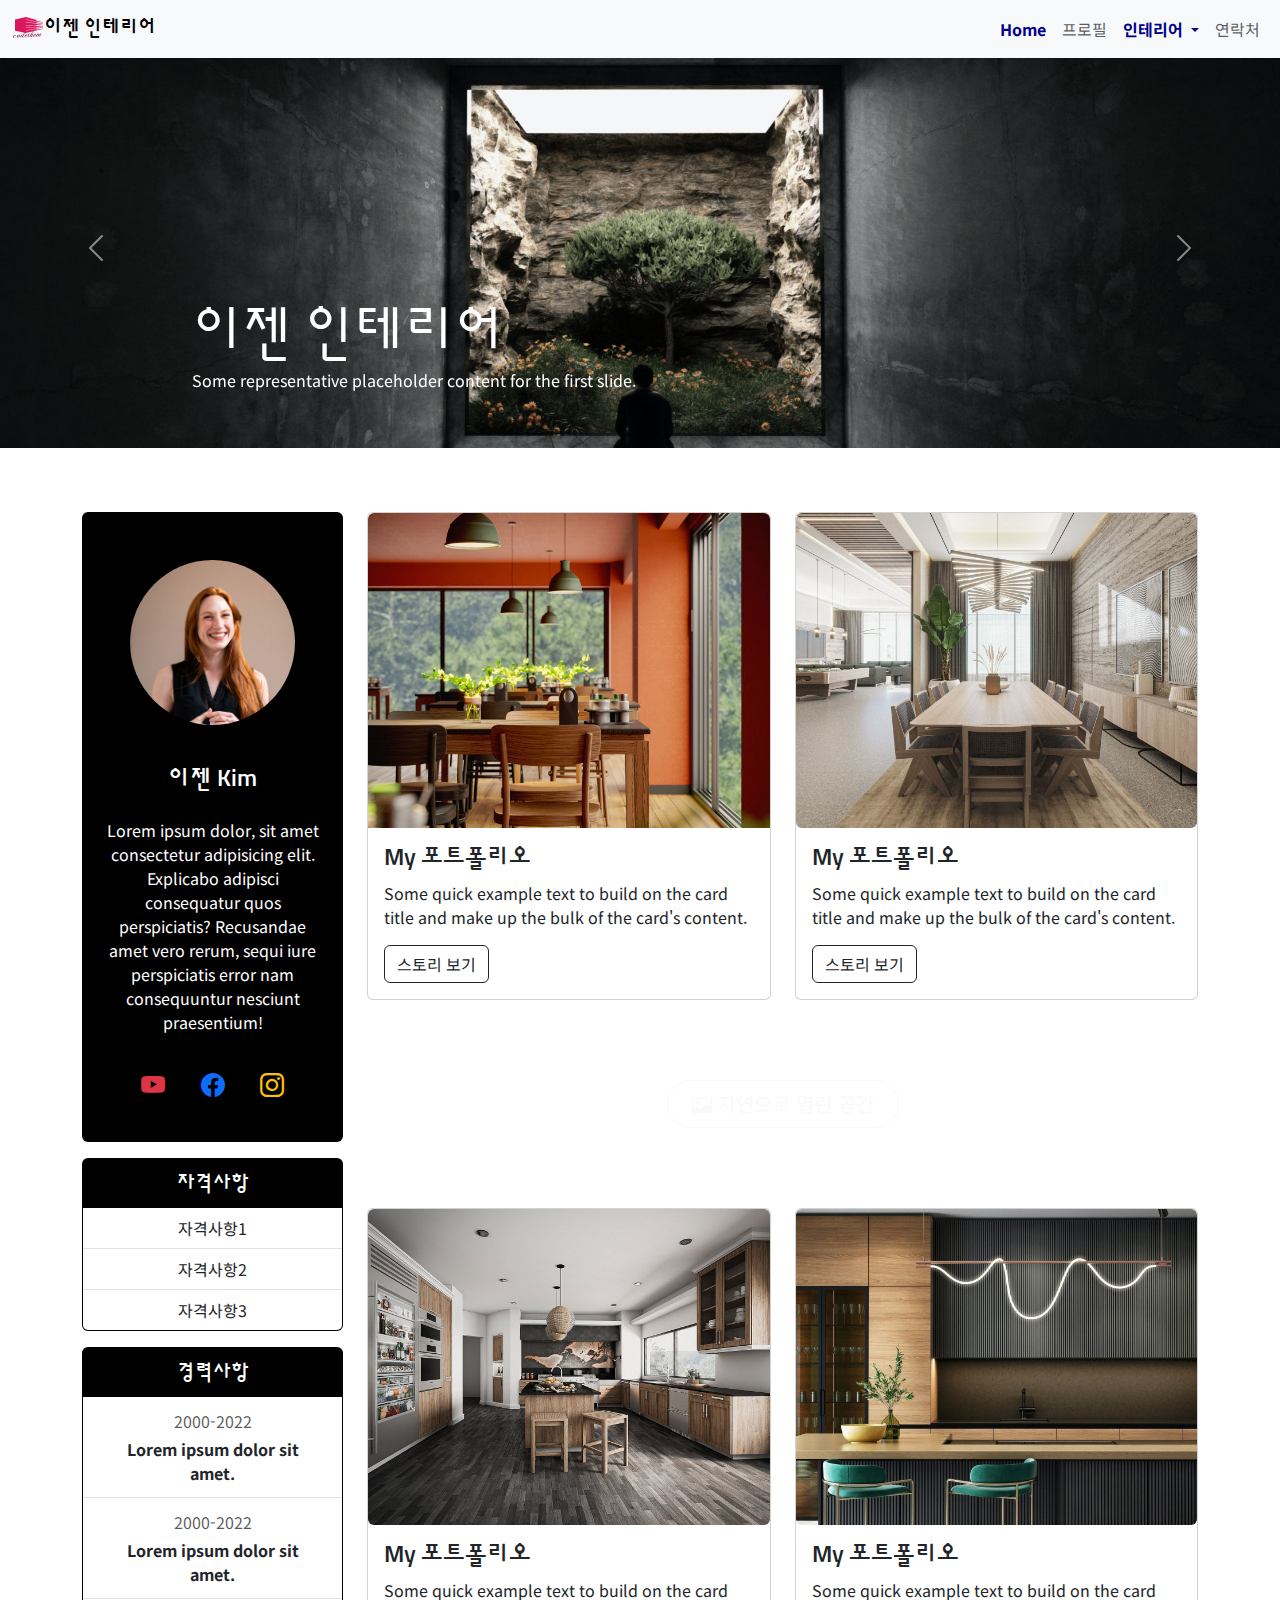
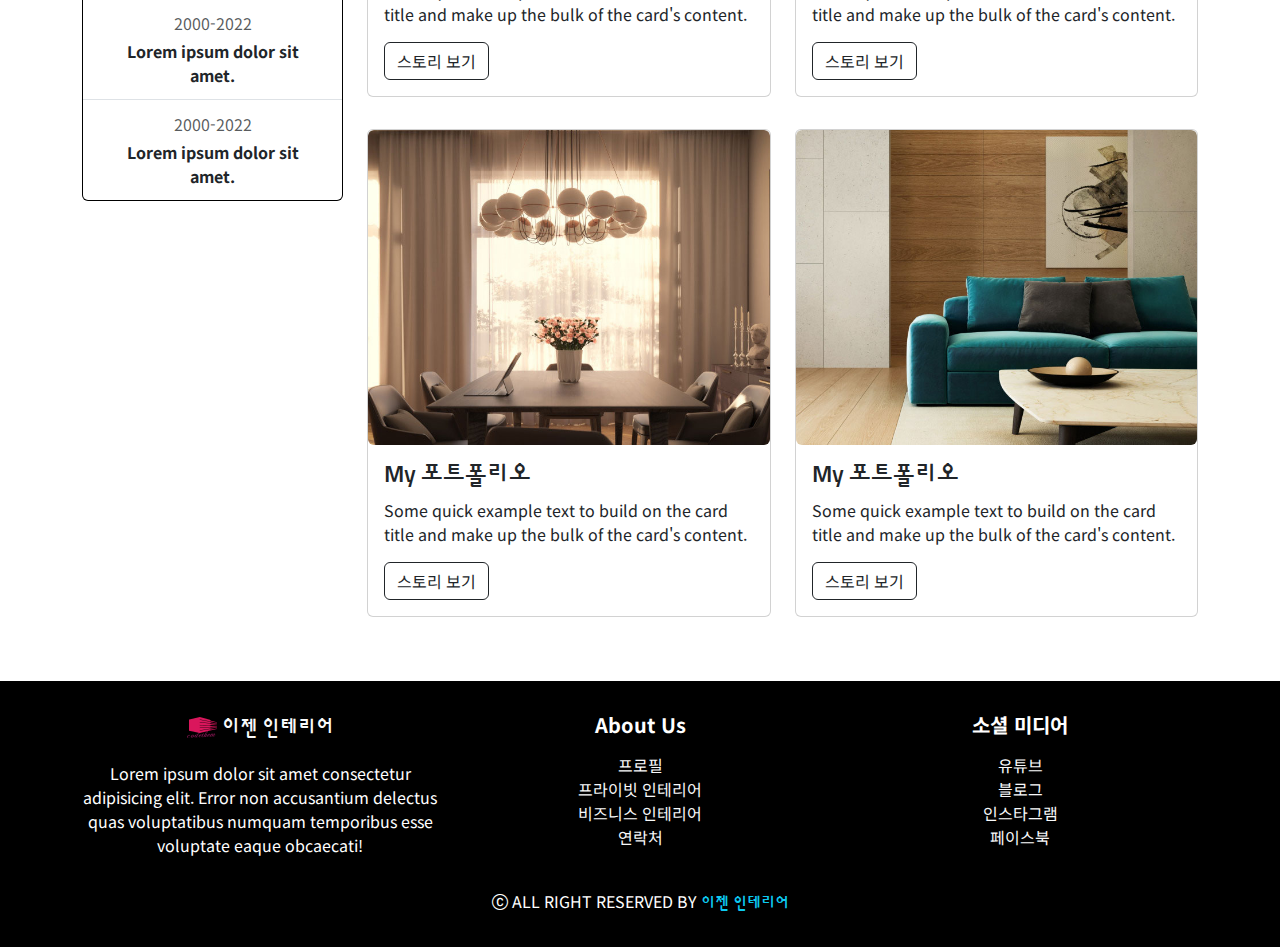
<file: index.html>
<!DOCTYPE html>
<html lang="ko">
  <head>
    <meta charset="UTF-8" />
    <meta name="viewport" content="width=device-width, initial-scale=1.0" />
    <title>이젠 인테리어</title>
    <link rel="stylesheet" href="./css/bootstrap.css" />
    <link
      rel="stylesheet"
      href="https://cdn.jsdelivr.net/npm/bootstrap-icons@1.11.3/font/bootstrap-icons.min.css"
    />
    <link rel="stylesheet" href="./css/style.css" />
  </head>
  <body data-bs-spy="scroll" data-bs-target="#nav-menu">
    <!-- 네비게이션 영역 시작 -->
    <nav class="navbar navbar-expand-md fixed-top bg-light">
      <div class="container-fluid">
        <a class="navbar-brand logo-font" href="index.html"
          ><img src="./images/logo.png" alt="로고" />이젠 인테리어</a
        >
        <button
          class="navbar-toggler"
          type="button"
          data-bs-toggle="collapse"
          data-bs-target="#menubar"
          aria-controls="menubar"
          aria-expanded="false"
          aria-label="Toggle navigation"
        >
          <span class="navbar-toggler-icon"></span>
        </button>
        <div class="collapse navbar-collapse" id="menubar">
          <ul class="navbar-nav ms-auto mb-2 mb-md-0">
            <li class="nav-item">
              <a class="nav-link active" aria-current="page" href="index.html"
                >Home</a
              >
            </li>
            <li class="nav-item">
              <a class="nav-link" href="profile.html">프로필</a>
            </li>
            <li class="nav-item dropdown">
              <a
                class="nav-link dropdown-toggle active"
                aria-current="page"
                href="#"
                role="button"
                data-bs-toggle="dropdown"
                aria-expanded="false"
              >
                인테리어
              </a>
              <ul class="dropdown-menu">
                <li>
                  <a class="dropdown-item" href="private-interior.html"
                    >개인공간</a
                  >
                </li>
                <li>
                  <a
                    class="dropdown-item active"
                    aria-current="page"
                    href="business-interior.html"
                    >비즈니스 공간</a
                  >
                </li>
              </ul>
            </li>
            <li class="nav-item">
              <a class="nav-link" href="contact.html">연락처</a>
            </li>
          </ul>
        </div>
      </div>
    </nav>
    <!-- 네비게이션 영역 끝 -->
    <!-- 헤더영역시작 -->
    <header>
      <div id="headerCarousel" class="mt-5 carousel slide carouser">
        <div class="carousel-inner">
          <div class="carousel-item active">
            <img src="./images/header1.jpg" class="d-block w-100" alt="헤더1" />
            <div class="carousel-caption text-md-start">
              <h1 class="display-4 d-block mb-0">이젠 인테리어</h1>
              <p class="d-none d-sm-block">
                Some representative placeholder content for the first slide.
              </p>
            </div>
          </div>
          <div class="carousel-item">
            <img src="./images/header2.jpg" class="d-block w-100" alt="헤더2" />
            <div class="carousel-caption">
              <h1 class="display-4 d-block mb-0">이젠 인테리어</h1>
              <p class="d-none d-sm-block">
                Some representative placeholder content for the first slide.
              </p>
            </div>
          </div>
          <div class="carousel-item">
            <img src="./images/header3.jpg" class="d-block w-100" alt="헤더3" />
            <div class="carousel-caption">
              <h1 class="display-4 d-block mb-0">이젠 인테리어</h1>
              <p class="d-none d-sm-block">
                Some representative placeholder content for the first slide.
              </p>
            </div>
          </div>
          <div class="carousel-item">
            <img src="./images/header4.jpg" class="d-block w-100" alt="헤더4" />
            <div class="carousel-caption">
              <h1 class="display-4 d-block mb-0">이젠 인테리어</h1>
              <p class="d-none d-sm-block">
                Some representative placeholder content for the first slide.
              </p>
            </div>
          </div>
          <div class="carousel-item">
            <img src="./images/header5.jpg" class="d-block w-100" alt="헤더5" />
            <div class="carousel-caption">
              <h1 class="display-4 d-block mb-0">이젠 인테리어</h1>
              <p class="d-none d-sm-block">
                Some representative placeholder content for the first slide.
              </p>
            </div>
          </div>
        </div>
        <button
          class="carousel-control-prev"
          type="button"
          data-bs-target="#headerCarousel"
          data-bs-slide="prev"
        >
          <span class="carousel-control-prev-icon" aria-hidden="true"></span>
          <span class="visually-hidden">Previous</span>
        </button>
        <button
          class="carousel-control-next"
          type="button"
          data-bs-target="#headerCarousel"
          data-bs-slide="next"
        >
          <span class="carousel-control-next-icon" aria-hidden="true"></span>
          <span class="visually-hidden">Next</span>
        </button>
      </div>
    </header>
    <!-- 헤더 영역 끝-->
    <!-- 메인 섹션 시작 -->
    <main class="container my-5">
      <div class="row">
        <!-- 프로필 바 섹션 -->
        <section class="col-md-5 col-lg-3">
          <div class="bg-black text-white text-center my-3 p-4 rounded">
            <img
              src="./images/main-profile.jpg"
              alt="프로필 사진"
              class="img-fluid rounded-circle p-4"
            />
            <h2 class="fs-4 py-3">이젠 Kim</h2>
            <p>
              Lorem ipsum dolor, sit amet consectetur adipisicing elit.
              Explicabo adipisci consequatur quos perspiciatis? Recusandae amet
              vero rerum, sequi iure perspiciatis error nam consequuntur
              nesciunt praesentium!
            </p>
            <div class="d-flex justify-content-evenly fs-4 py-3">
              <a
                href="https://youtube.com/shorts/x7OCXuoVasQ?si=nH2ptzZfIBeHtt59"
                target="_blank"
                class="link-danger"
                aria-label="유튜브"
                ><i class="bi bi-youtube"></i
              ></a>
              <a href="#" aria-label="페이스북"
                ><i class="bi bi-facebook"></i
              ></a>
              <a href="#" class="link-warning" aria-label="인스타그램"
                ><i class="bi bi-instagram"></i
              ></a>
            </div>
          </div>
          <div class="card bg-black text-white text-center">
            <div class="card-header">
              <h3 class="fs-5 m-1">자격사항</h3>
            </div>
            <ul class="list-group list-group-flush">
              <li class="list-group-item">자격사항1</li>
              <li class="list-group-item">자격사항2</li>
              <li class="list-group-item">자격사항3</li>
            </ul>
          </div>
          <div class="card mt-3 bg-black text-white text-center">
            <div class="card-header">
              <h3 class="fs-5 m-1">경력사항</h3>
            </div>
            <ul class="list-group list-group-flush">
              <li class="list-group-item">
                <p class="text-muted m-1">2000-2022</p>
                <p class="m-1 fw-bold">Lorem ipsum dolor sit amet.</p>
              </li>
              <li class="list-group-item">
                <p class="text-muted m-1">2000-2022</p>
                <p class="m-1 fw-bold">Lorem ipsum dolor sit amet.</p>
              </li>
              <li class="list-group-item">
                <p class="text-muted m-1">2000-2022</p>
                <p class="m-1 fw-bold">Lorem ipsum dolor sit amet.</p>
              </li>
              <li class="list-group-item">
                <p class="text-muted m-1">2000-2022</p>
                <p class="m-1 fw-bold">Lorem ipsum dolor sit amet.</p>
              </li>
            </ul>
          </div>
        </section>
        <!-- 프로필 바 섹션 끝 -->
        <!-- 포트폴리오 섹션 -->
        <section class="col-md-7 col-lg-9">
          <div class="row">
            <div class="col-lg-6 py-3">
              <div class="card">
                <div class="overflow-hidden rounded-top">
                  <img
                    src="./images/gallery1.jpg"
                    class="card-img-top"
                    alt="포트폴리오1"
                  />
                </div>
                <div class="card-body">
                  <h4 class="card-title">My 포트폴리오</h4>
                  <p class="card-text">
                    Some quick example text to build on the card title and make
                    up the bulk of the card's content.
                  </p>
                  <a href="#" class="btn btn-outline-dark">스토리 보기</a>
                </div>
              </div>
            </div>
            <div class="col-lg-6 py-3">
              <div class="card">
                <div class="overflow-hidden rounded">
                  <img
                    src="./images/gallery2.jpg"
                    class="card-img-top"
                    alt="포트폴리오2"
                  />
                </div>
                <div class="card-body">
                  <h4 class="card-title">My 포트폴리오</h4>
                  <p class="card-text">
                    Some quick example text to build on the card title and make
                    up the bulk of the card's content.
                  </p>
                  <a href="#" class="btn btn-outline-dark">스토리 보기</a>
                </div>
              </div>
            </div>
            <div class="col-12 py-3">
              <section class="py-5" id="banner">
                <div class="container text-center">
                  <div class="d-flex justify-content-evenly px-4 w-50 m-auto">
                    <button
                      href="#"
                      target="_blank"
                      class="btn btn-outline-light rounded-pill btn-lg px-4"
                      data-bs-toggle="modal"
                      data-bs-target="#portfolio-Modal"
                    >
                      <i class="bi bi-card-image"></i> 자연으로 열린 공간
                    </button>

                    <!-- modal -->
                    <div
                      class="modal fade"
                      id="portfolio-Modal"
                      tabindex="-1"
                      data-bs-backdrop="static"
                      data-bs-keyboard="false"
                      aria-labelledby="portfolioModalLabel"
                      aria-hidden="true"
                    >
                      <!-- data-bs-backdrop="static" => 배경을 클릭하면 모달이 닫히는 현상을 방지
                        data-bs-keyboard="false" => 키보드에서 esc누르면 모달이 닫히는 현상 방지 
                        모달 클래스에 넣어주면 된다 -->
                      <!-- tabindex="-1" => 포커스를 이동시키기 위한 속성, 버튼을 클릭하여 모달이 열리면 다음 요소로
                        포커스를 옮겨 주기 때문에 스크린리더가 모달을 읽을 수 있도록 한다 -->
                      <div class="modal-dialog">
                        <div class="modal-content">
                          <div class="modal-header">
                            <h1 class="modal title fs-5">자연으로 열린 공간</h1>
                            <button
                              type="button"
                              class="btn-close"
                              data-bs-dismiss="modal"
                              aria-label="close"
                            ></button>
                          </div>
                          <div class="modal-body">
                            <h3 class="fw-bold">Lorem ipsum dolor sit amet.</h3>
                            <p>
                              Lorem ipsum dolor sit amet consectetur adipisicing
                              elit. Minus, cumque numquam. Nihil quae, alias
                              eaque quis totam beatae sequi labore voluptatibus
                              animi expedita? Fugiat, alias!
                            </p>
                            <img
                              src="./images/modal-img.jpg"
                              alt="모달"
                              class="img-fluid"
                            />
                            <p>
                              Lorem ipsum dolor sit amet consectetur adipisicing
                              elit. Libero porro, ad delectus deleniti velit
                              molestias!
                            </p>
                            <div class="modal-footer">
                              <button
                                type="button"
                                class="btn btn-outline-dark"
                                data-bs-dismiss="modal"
                                aria-label="닫기"
                              >
                                닫기
                              </button>
                              <button
                                type="button"
                                href="#"
                                class="btn btn-outline-danger"
                              >
                                뉴스 기사 보기
                              </button>
                            </div>
                          </div>
                        </div>
                      </div>
                    </div>
                  </div>
                </div>
              </section>
            </div>

            <div class="col-lg-6 py-3">
              <div class="card">
                <div class="overflow-hidden rounded">
                  <img
                    src="./images/gallery3.jpg"
                    class="card-img-top"
                    alt="포트폴리오3"
                  />
                </div>
                <div class="card-body">
                  <h4 class="card-title">My 포트폴리오</h4>
                  <p class="card-text">
                    Some quick example text to build on the card title and make
                    up the bulk of the card's content.
                  </p>
                  <a href="#" class="btn btn-outline-dark">스토리 보기</a>
                </div>
              </div>
            </div>
            <div class="col-lg-6 py-3">
              <div class="card">
                <div class="overflow-hidden rounded">
                  <img
                    src="./images/gallery4.jpg"
                    class="card-img-top"
                    alt="포트폴리오4"
                  />
                </div>
                <div class="card-body">
                  <h4 class="card-title">My 포트폴리오</h4>
                  <p class="card-text">
                    Some quick example text to build on the card title and make
                    up the bulk of the card's content.
                  </p>
                  <a href="#" class="btn btn-outline-dark">스토리 보기</a>
                </div>
              </div>
            </div>
            <div class="col-lg-6 py-3">
              <div class="card">
                <div class="overflow-hidden rounded">
                  <img
                    src="./images/gallery5.jpg"
                    class="card-img-top"
                    alt="포트폴리오5"
                  />
                </div>
                <div class="card-body">
                  <h4 class="card-title">My 포트폴리오</h4>
                  <p class="card-text">
                    Some quick example text to build on the card title and make
                    up the bulk of the card's content.
                  </p>
                  <a href="#" class="btn btn-outline-dark">스토리 보기</a>
                </div>
              </div>
            </div>
            <div class="col-lg-6 py-3">
              <div class="card">
                <div class="overflow-hidden rounded">
                  <img
                    src="./images/gallery6.jpg"
                    class="card-img-top"
                    alt="포트폴리오6"
                  />
                </div>
                <div class="card-body">
                  <h4 class="card-title">My 포트폴리오</h4>
                  <p class="card-text">
                    Some quick example text to build on the card title and make
                    up the bulk of the card's content.
                  </p>
                  <a href="#" class="btn btn-outline-dark">스토리 보기</a>
                </div>
              </div>
            </div>
          </div>
        </section>
        <!-- 포트폴리오 섹션 끝 -->
      </div>
    </main>
    <!-- 메인 섹션 끝 -->
    <!-- 풋터 시작 -->
    <footer class="bg-black text-white text-center py-3">
      <div class="container">
        <div class="row">
          <div class="col-md-4">
            <a
              href="index.html"
              class="logo-font link-light text-decoration-none fs-5"
            >
              <img src="./images/logo.png" alt="로고" class="my-3" />
              이젠 인테리어
            </a>
            <p>
              Lorem ipsum dolor sit amet consectetur adipisicing elit. Error non
              accusantium delectus quas voluptatibus numquam temporibus esse
              voluptate eaque obcaecati!
            </p>
          </div>
          <div class="col-md-4">
            <h5 class="fw-bold my-3">About Us</h5>
            <ul class="list-unstyled">
              <li>
                <a href="profile.html" class="link-light text-decoration-none"
                  >프로필</a
                >
              </li>
              <li>
                <a
                  href="private-interior.html"
                  class="link-light text-decoration-none"
                  >프라이빗 인테리어</a
                >
              </li>
              <li>
                <a
                  href="business-interior.html"
                  class="link-light text-decoration-none"
                  >비즈니스 인테리어</a
                >
              </li>
              <li>
                <a href="contact.html" class="link-light text-decoration-none"
                  >연락처</a
                >
              </li>
            </ul>
          </div>
          <div class="col-md-4">
            <h5 class="fw-bold my-3">소셜 미디어</h5>
            <ul class="list-unstyled">
              <li>
                <a href="#" class="link-light text-decoration-none">유튜브</a>
              </li>
              <li>
                <a href="#" class="link-light text-decoration-none">블로그</a>
              </li>
              <li>
                <a href="#" class="link-light text-decoration-none"
                  >인스타그램</a
                >
              </li>
              <li>
                <a href="#" class="link-light text-decoration-none">페이스북</a>
              </li>
            </ul>
          </div>
          <p class="my-3">
            <i class="bi bi-c-circle"></i> ALL RIGHT RESERVED BY
            <span class="logo-font text-info">이젠 인테리어</span>
          </p>
        </div>
      </div>
    </footer>
    <!-- 풋터 끝 -->
    <script src="./js/bootstrap.bundle.js"></script>
  </body>
</html>
</file>
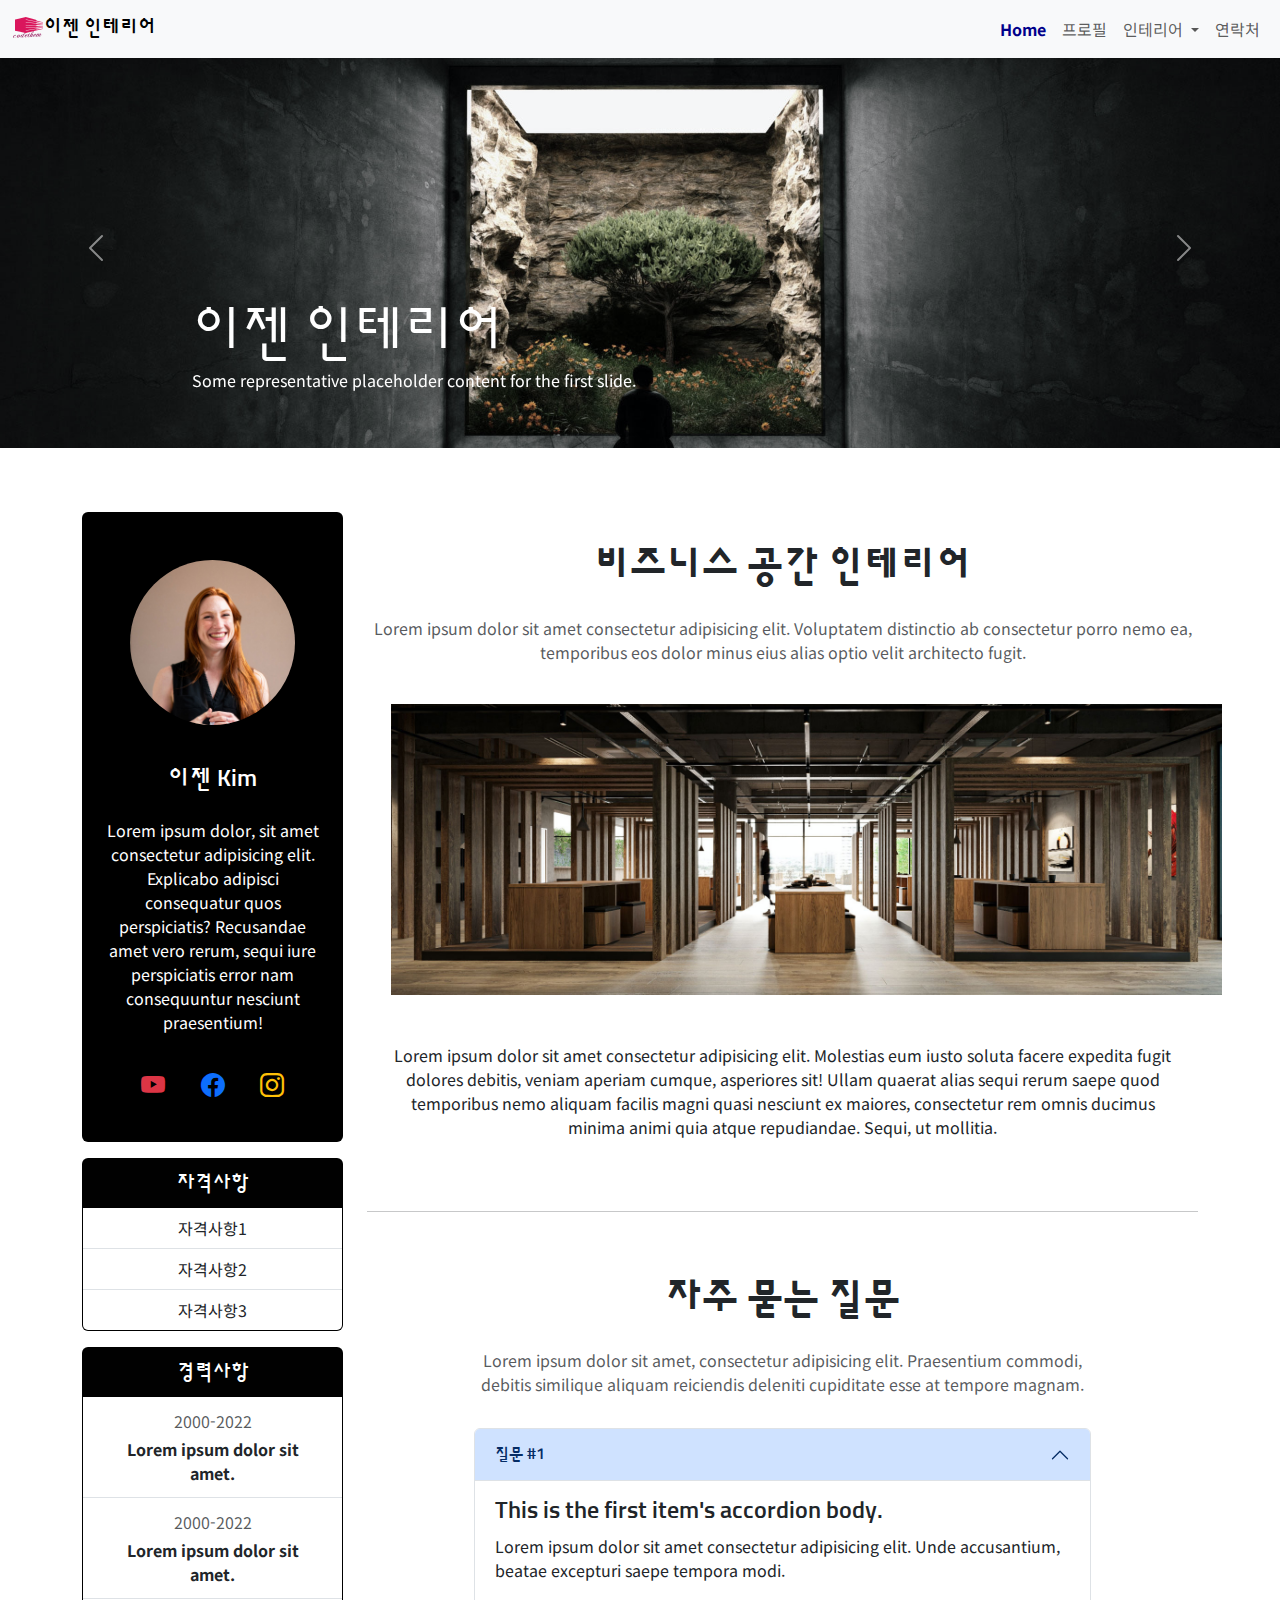
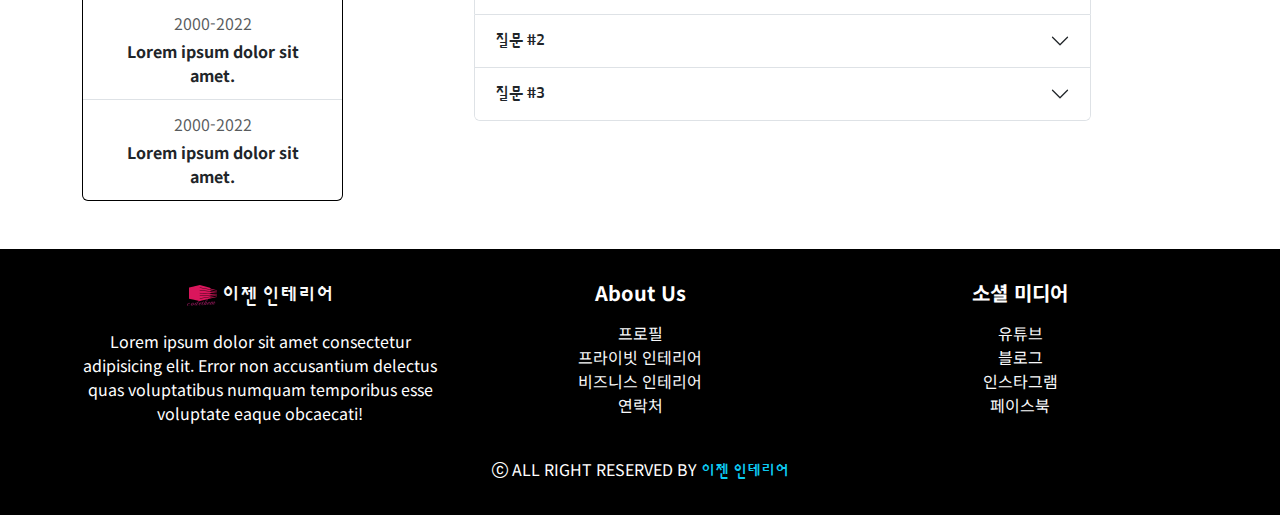
<file: business-interior.html>
<!DOCTYPE html>
<html lang="ko">
  <head>
    <meta charset="UTF-8" />
    <meta name="viewport" content="width=device-width, initial-scale=1.0" />
    <title>이젠 인테리어</title>
    <link rel="stylesheet" href="./css/bootstrap.css" />
    <link
      rel="stylesheet"
      href="https://cdn.jsdelivr.net/npm/bootstrap-icons@1.11.3/font/bootstrap-icons.min.css"
    />
    <link rel="stylesheet" href="./css/style.css" />
  </head>
  <body data-bs-spy="scroll" data-bs-target="#nav-menu">
    <!-- 네비게이션 영역 시작 -->
    <nav class="navbar navbar-expand-md fixed-top bg-light">
      <div class="container-fluid">
        <a class="navbar-brand logo-font" href="index.html"
          ><img src="./images/logo.png" alt="로고" />이젠 인테리어</a
        >
        <button
          class="navbar-toggler"
          type="button"
          data-bs-toggle="collapse"
          data-bs-target="#menubar"
          aria-controls="menubar"
          aria-expanded="false"
          aria-label="Toggle navigation"
        >
          <span class="navbar-toggler-icon"></span>
        </button>
        <div class="collapse navbar-collapse" id="menubar">
          <ul class="navbar-nav ms-auto mb-2 mb-md-0">
            <li class="nav-item">
              <a class="nav-link active" aria-current="page" href="index.html"
                >Home</a
              >
            </li>
            <li class="nav-item">
              <a class="nav-link" href="profile.html">프로필</a>
            </li>
            <li class="nav-item dropdown">
              <a
                class="nav-link dropdown-toggle"
                href="#"
                role="button"
                data-bs-toggle="dropdown"
                aria-expanded="false"
              >
                인테리어
              </a>
              <ul class="dropdown-menu">
                <li>
                  <a class="dropdown-item" href="private-interior.html"
                    >개인공간</a
                  >
                </li>
                <li>
                  <a
                    class="dropdown-item active"
                    aria-current="page"
                    href="business-interior.html"
                    >비즈니스 공간</a
                  >
                </li>
              </ul>
            </li>
            <li class="nav-item">
              <a class="nav-link" href="contact.html">연락처</a>
            </li>
          </ul>
        </div>
      </div>
    </nav>
    <!-- 네비게이션 영역 끝 -->
    <!-- 헤더영역시작 -->
    <header>
      <div id="headerCarousel" class="mt-5 carousel slide carouser">
        <div class="carousel-inner">
          <div class="carousel-item active">
            <img src="./images/header1.jpg" class="d-block w-100" alt="헤더1" />
            <div class="carousel-caption text-md-start">
              <h1 class="display-4 d-block mb-0">이젠 인테리어</h1>
              <p class="d-none d-sm-block">
                Some representative placeholder content for the first slide.
              </p>
            </div>
          </div>
          <div class="carousel-item">
            <img src="./images/header2.jpg" class="d-block w-100" alt="헤더2" />
            <div class="carousel-caption">
              <h1 class="display-4 d-block mb-0">이젠 인테리어</h1>
              <p class="d-none d-sm-block">
                Some representative placeholder content for the first slide.
              </p>
            </div>
          </div>
          <div class="carousel-item">
            <img src="./images/header3.jpg" class="d-block w-100" alt="헤더3" />
            <div class="carousel-caption">
              <h1 class="display-4 d-block mb-0">이젠 인테리어</h1>
              <p class="d-none d-sm-block">
                Some representative placeholder content for the first slide.
              </p>
            </div>
          </div>
          <div class="carousel-item">
            <img src="./images/header4.jpg" class="d-block w-100" alt="헤더4" />
            <div class="carousel-caption">
              <h1 class="display-4 d-block mb-0">이젠 인테리어</h1>
              <p class="d-none d-sm-block">
                Some representative placeholder content for the first slide.
              </p>
            </div>
          </div>
          <div class="carousel-item">
            <img src="./images/header5.jpg" class="d-block w-100" alt="헤더5" />
            <div class="carousel-caption">
              <h1 class="display-4 d-block mb-0">이젠 인테리어</h1>
              <p class="d-none d-sm-block">
                Some representative placeholder content for the first slide.
              </p>
            </div>
          </div>
        </div>
        <button
          class="carousel-control-prev"
          type="button"
          data-bs-target="#headerCarousel"
          data-bs-slide="prev"
        >
          <span class="carousel-control-prev-icon" aria-hidden="true"></span>
          <span class="visually-hidden">Previous</span>
        </button>
        <button
          class="carousel-control-next"
          type="button"
          data-bs-target="#headerCarousel"
          data-bs-slide="next"
        >
          <span class="carousel-control-next-icon" aria-hidden="true"></span>
          <span class="visually-hidden">Next</span>
        </button>
      </div>
    </header>
    <!-- 헤더 영역 끝-->
    <!-- 메인 섹션 시작 -->
    <main class="container my-5">
      <div class="row">
        <!-- 프로필 바 섹션 -->
        <section class="col-md-5 col-lg-3 order-2 order-md-1">
          <div class="bg-black text-white text-center my-3 p-4 rounded">
            <img
              src="./images/main-profile.jpg"
              alt="프로필 사진"
              class="img-fluid rounded-circle p-4"
            />
            <h2 class="fs-4 py-3">이젠 Kim</h2>
            <p>
              Lorem ipsum dolor, sit amet consectetur adipisicing elit.
              Explicabo adipisci consequatur quos perspiciatis? Recusandae amet
              vero rerum, sequi iure perspiciatis error nam consequuntur
              nesciunt praesentium!
            </p>
            <div class="d-flex justify-content-evenly fs-4 py-3">
              <a
                href="https://youtube.com/shorts/x7OCXuoVasQ?si=nH2ptzZfIBeHtt59"
                target="_blank"
                class="link-danger"
                aria-label="유튜브"
                ><i class="bi bi-youtube"></i
              ></a>
              <a href="#" aria-label="페이스북"
                ><i class="bi bi-facebook"></i
              ></a>
              <a href="#" class="link-warning" aria-label="인스타그램"
                ><i class="bi bi-instagram"></i
              ></a>
            </div>
          </div>
          <div class="card bg-black text-white text-center">
            <div class="card-header">
              <h3 class="fs-5 m-1">자격사항</h3>
            </div>
            <ul class="list-group list-group-flush">
              <li class="list-group-item">자격사항1</li>
              <li class="list-group-item">자격사항2</li>
              <li class="list-group-item">자격사항3</li>
            </ul>
          </div>
          <div class="card mt-3 bg-black text-white text-center">
            <div class="card-header">
              <h3 class="fs-5 m-1">경력사항</h3>
            </div>
            <ul class="list-group list-group-flush">
              <li class="list-group-item">
                <p class="text-muted m-1">2000-2022</p>
                <p class="m-1 fw-bold">Lorem ipsum dolor sit amet.</p>
              </li>
              <li class="list-group-item">
                <p class="text-muted m-1">2000-2022</p>
                <p class="m-1 fw-bold">Lorem ipsum dolor sit amet.</p>
              </li>
              <li class="list-group-item">
                <p class="text-muted m-1">2000-2022</p>
                <p class="m-1 fw-bold">Lorem ipsum dolor sit amet.</p>
              </li>
              <li class="list-group-item">
                <p class="text-muted m-1">2000-2022</p>
                <p class="m-1 fw-bold">Lorem ipsum dolor sit amet.</p>
              </li>
            </ul>
          </div>
        </section>
        <!-- 프로필 바 섹션 끝 -->
        <!-- 포트폴리오 섹션 -->
        <section class="col-md-7 col-lg-9 order-1 order-md-2">
          <div class="pt-5 pb-3 text-center">
            <h2 class="fs-1 fw-bold pb-3">비즈니스 공간 인테리어</h2>
            <p class="text-muted">
              Lorem ipsum dolor sit amet consectetur adipisicing elit.
              Voluptatem distinctio ab consectetur porro nemo ea, temporibus eos
              dolor minus eius alias optio velit architecto fugit.
            </p>
            <img
              src="./images/business.jpg"
              alt="비즈니스 인테리어"
              class="img-fluid m-4"
            />
            <p class="p-4">
              Lorem ipsum dolor sit amet consectetur adipisicing elit. Molestias
              eum iusto soluta facere expedita fugit dolores debitis, veniam
              aperiam cumque, asperiores sit! Ullam quaerat alias sequi rerum
              saepe quod temporibus nemo aliquam facilis magni quasi nesciunt ex
              maiores, consectetur rem omnis ducimus minima animi quia atque
              repudiandae. Sequi, ut mollitia.
            </p>
          </div>
          <hr />
          <section class="row">
            <div class="col-lg-9 mx-auto">
              <div class="text-center pt-5 pb-3">
                <h2 class="fs-1 fw-bold pb-3">자주 묻는 질문</h2>
                <p class="text-muted">
                  Lorem ipsum dolor sit amet, consectetur adipisicing elit.
                  Praesentium commodi, debitis similique aliquam reiciendis
                  deleniti cupiditate esse at tempore magnam.
                </p>
              </div>
              <!-- 아코디언 -->
              <div class="accordion" id="accordionExample">
                <div class="accordion-item">
                  <h2 class="accordion-header">
                    <button
                      class="accordion-button"
                      type="button"
                      data-bs-toggle="collapse"
                      data-bs-target="#collapseOne"
                      aria-expanded="true"
                      aria-controls="collapseOne"
                    >
                      질문 #1
                    </button>
                  </h2>
                  <div
                    id="collapseOne"
                    class="accordion-collapse collapse show"
                    data-bs-parent="#accordionExample"
                  >
                    <div class="accordion-body">
                      <h4>This is the first item's accordion body.</h4>
                      <p>
                        Lorem ipsum dolor sit amet consectetur adipisicing elit.
                        Unde accusantium, beatae excepturi saepe tempora modi.
                      </p>
                    </div>
                  </div>
                </div>
                <div class="accordion-item">
                  <h2 class="accordion-header">
                    <button
                      class="accordion-button collapsed"
                      type="button"
                      data-bs-toggle="collapse"
                      data-bs-target="#collapseTwo"
                      aria-expanded="false"
                      aria-controls="collapseTwo"
                    >
                      질문 #2
                    </button>
                  </h2>
                  <div
                    id="collapseTwo"
                    class="accordion-collapse collapse"
                    data-bs-parent="#accordionExample"
                  >
                    <div class="accordion-body">
                      <h4>This is the second item's accordion body.</h4>
                      <p>
                        Lorem ipsum dolor sit amet consectetur adipisicing elit.
                        Unde accusantium, beatae excepturi saepe tempora modi.
                      </p>
                    </div>
                  </div>
                </div>
                <div class="accordion-item">
                  <h2 class="accordion-header">
                    <button
                      class="accordion-button collapsed"
                      type="button"
                      data-bs-toggle="collapse"
                      data-bs-target="#collapseThree"
                      aria-expanded="false"
                      aria-controls="collapseThree"
                    >
                      질문 #3
                    </button>
                  </h2>
                  <div
                    id="collapseThree"
                    class="accordion-collapse collapse"
                    data-bs-parent="#accordionExample"
                  >
                    <div class="accordion-body">
                      <h4>This is the third item's accordion body.</h4>
                      <p>
                        Lorem ipsum dolor sit amet consectetur adipisicing elit.
                        Unde accusantium, beatae excepturi saepe tempora modi.
                      </p>
                    </div>
                  </div>
                </div>
              </div>
            </div>
          </section>
        </section>

        <!-- 자주 묻는 질문 섹션 시작 -->

        <!-- 자주 묻는 질문 섹션 끝 -->
        <!-- 포트폴리오 섹션 끝 -->
      </div>
    </main>
    <!-- 메인 섹션 끝 -->
    <!-- 풋터 시작 -->
    <footer class="bg-black text-white text-center py-3">
      <div class="container">
        <div class="row">
          <div class="col-md-4">
            <a
              href="index.html"
              class="logo-font link-light text-decoration-none fs-5"
            >
              <img src="./images/logo.png" alt="로고" class="my-3" />
              이젠 인테리어
            </a>
            <p>
              Lorem ipsum dolor sit amet consectetur adipisicing elit. Error non
              accusantium delectus quas voluptatibus numquam temporibus esse
              voluptate eaque obcaecati!
            </p>
          </div>
          <div class="col-md-4">
            <h5 class="fw-bold my-3">About Us</h5>
            <ul class="list-unstyled">
              <li>
                <a href="profile.html" class="link-light text-decoration-none"
                  >프로필</a
                >
              </li>
              <li>
                <a
                  href="private-interior.html"
                  class="link-light text-decoration-none"
                  >프라이빗 인테리어</a
                >
              </li>
              <li>
                <a
                  href="business-interior.html"
                  class="link-light text-decoration-none"
                  >비즈니스 인테리어</a
                >
              </li>
              <li>
                <a href="contact.html" class="link-light text-decoration-none"
                  >연락처</a
                >
              </li>
            </ul>
          </div>
          <div class="col-md-4">
            <h5 class="fw-bold my-3">소셜 미디어</h5>
            <ul class="list-unstyled">
              <li>
                <a href="#" class="link-light text-decoration-none">유튜브</a>
              </li>
              <li>
                <a href="#" class="link-light text-decoration-none">블로그</a>
              </li>
              <li>
                <a href="#" class="link-light text-decoration-none"
                  >인스타그램</a
                >
              </li>
              <li>
                <a href="#" class="link-light text-decoration-none">페이스북</a>
              </li>
            </ul>
          </div>
          <p class="my-3">
            <i class="bi bi-c-circle"></i> ALL RIGHT RESERVED BY
            <span class="logo-font text-info">이젠 인테리어</span>
          </p>
        </div>
      </div>
    </footer>
    <!-- 풋터 끝 -->
    <script src="./js/bootstrap.bundle.js"></script>
  </body>
</html>
</file>
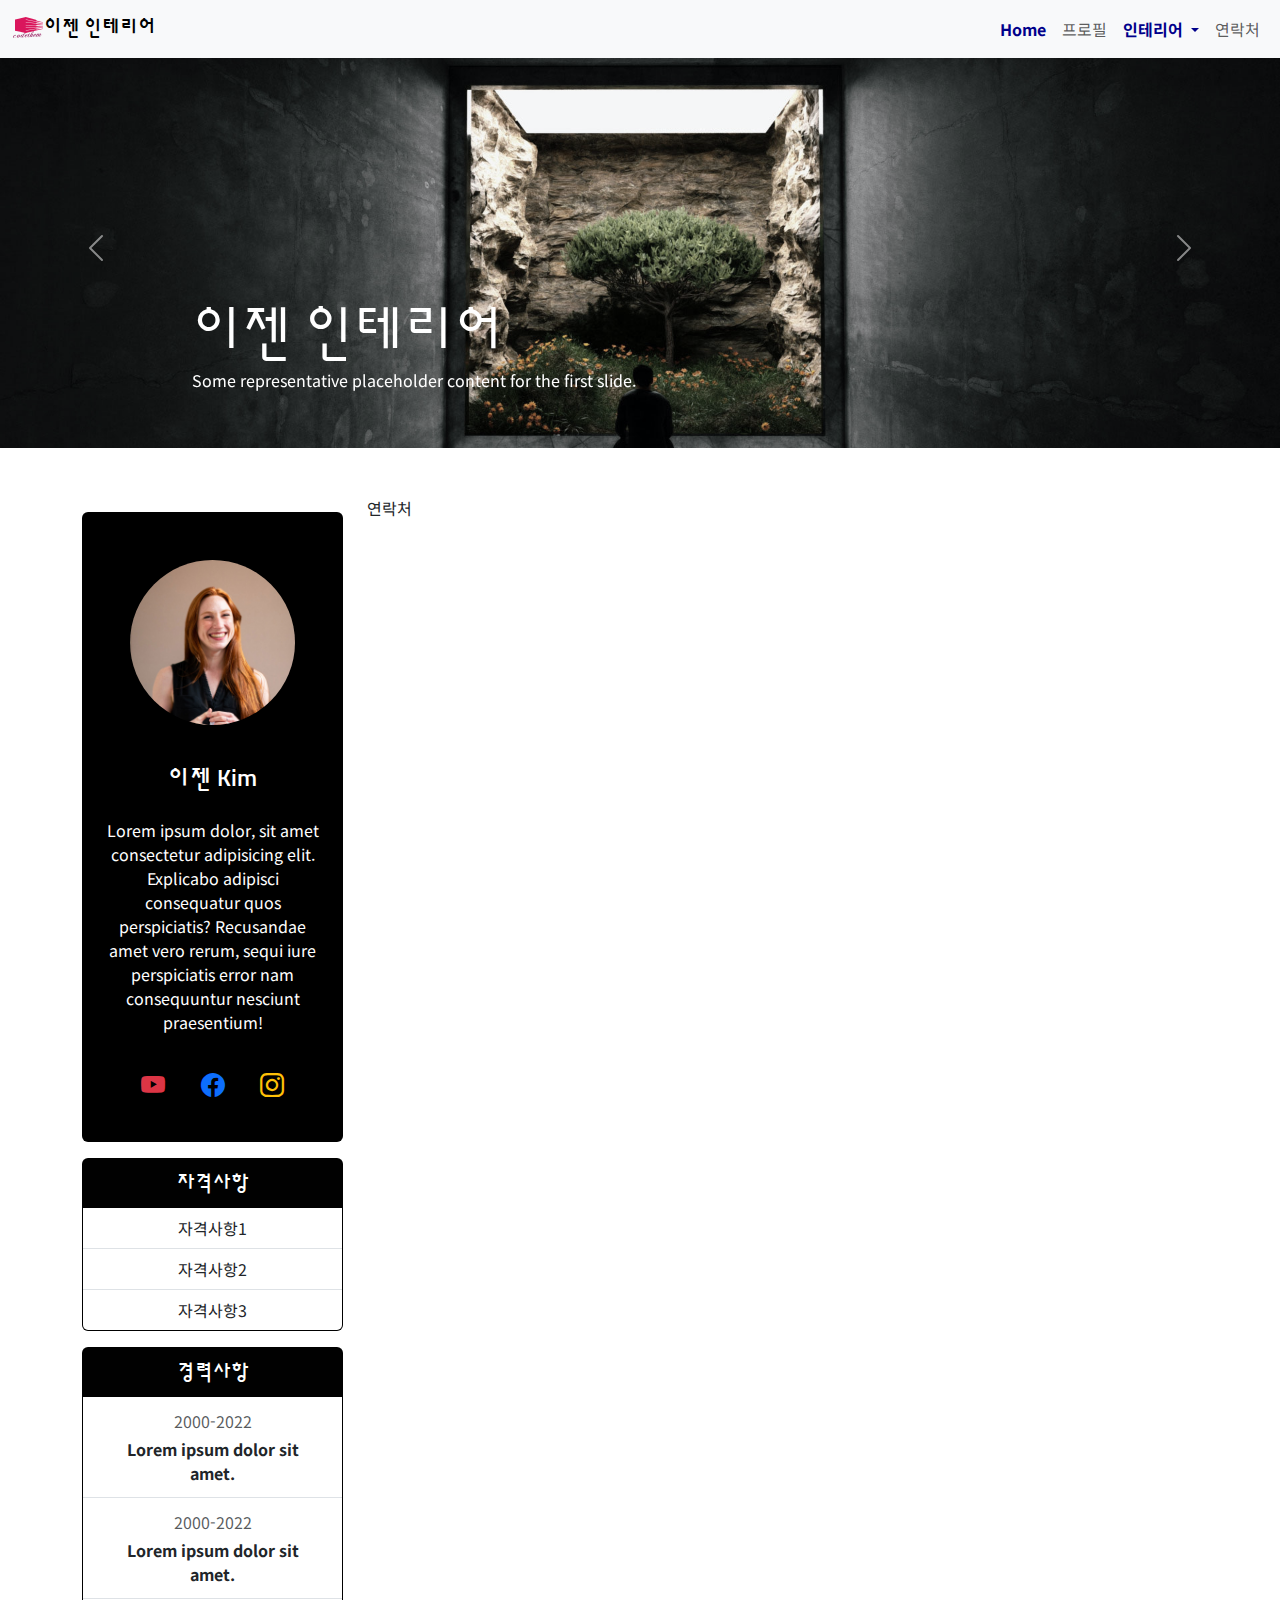
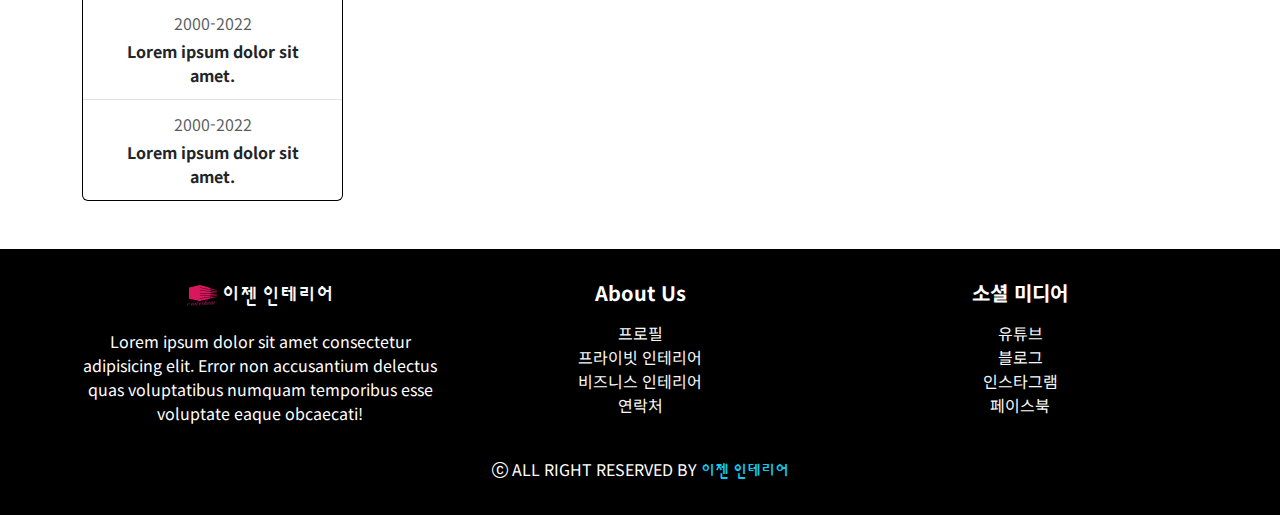
<file: contact.html>
<!DOCTYPE html>
<html lang="ko">
  <head>
    <meta charset="UTF-8" />
    <meta name="viewport" content="width=device-width, initial-scale=1.0" />
    <title>이젠 인테리어</title>
    <link rel="stylesheet" href="./css/bootstrap.css" />
    <link
      rel="stylesheet"
      href="https://cdn.jsdelivr.net/npm/bootstrap-icons@1.11.3/font/bootstrap-icons.min.css"
    />
    <link rel="stylesheet" href="./css/style.css" />
  </head>
  <body data-bs-spy="scroll" data-bs-target="#nav-menu">
    <!-- 네비게이션 영역 시작 -->
    <nav class="navbar navbar-expand-md fixed-top bg-light">
      <div class="container-fluid">
        <a class="navbar-brand logo-font" href="index.html"
          ><img src="./images/logo.png" alt="로고" />이젠 인테리어</a
        >
        <button
          class="navbar-toggler"
          type="button"
          data-bs-toggle="collapse"
          data-bs-target="#menubar"
          aria-controls="menubar"
          aria-expanded="false"
          aria-label="Toggle navigation"
        >
          <span class="navbar-toggler-icon"></span>
        </button>
        <div class="collapse navbar-collapse" id="menubar">
          <ul class="navbar-nav ms-auto mb-2 mb-md-0">
            <li class="nav-item">
              <a class="nav-link active" aria-current="page" href="index.html"
                >Home</a
              >
            </li>
            <li class="nav-item">
              <a class="nav-link" href="profile.html">프로필</a>
            </li>
            <li class="nav-item dropdown">
              <a
                class="nav-link dropdown-toggle active"
                aria-current="page"
                href="#"
                role="button"
                data-bs-toggle="dropdown"
                aria-expanded="false"
              >
                인테리어
              </a>
              <ul class="dropdown-menu">
                <li>
                  <a class="dropdown-item" href="private-interior.html"
                    >개인공간</a
                  >
                </li>
                <li>
                  <a
                    class="dropdown-item active"
                    aria-current="page"
                    href="business-interior.html"
                    >비즈니스 공간</a
                  >
                </li>
              </ul>
            </li>
            <li class="nav-item">
              <a class="nav-link" href="contact.html">연락처</a>
            </li>
          </ul>
        </div>
      </div>
    </nav>
    <!-- 네비게이션 영역 끝 -->
    <!-- 헤더영역시작 -->
    <header>
      <div id="headerCarousel" class="mt-5 carousel slide carouser">
        <div class="carousel-inner">
          <div class="carousel-item active">
            <img src="./images/header1.jpg" class="d-block w-100" alt="헤더1" />
            <div class="carousel-caption text-md-start">
              <h1 class="display-4 d-block mb-0">이젠 인테리어</h1>
              <p class="d-none d-sm-block">
                Some representative placeholder content for the first slide.
              </p>
            </div>
          </div>
          <div class="carousel-item">
            <img src="./images/header2.jpg" class="d-block w-100" alt="헤더2" />
            <div class="carousel-caption">
              <h1 class="display-4 d-block mb-0">이젠 인테리어</h1>
              <p class="d-none d-sm-block">
                Some representative placeholder content for the first slide.
              </p>
            </div>
          </div>
          <div class="carousel-item">
            <img src="./images/header3.jpg" class="d-block w-100" alt="헤더3" />
            <div class="carousel-caption">
              <h1 class="display-4 d-block mb-0">이젠 인테리어</h1>
              <p class="d-none d-sm-block">
                Some representative placeholder content for the first slide.
              </p>
            </div>
          </div>
          <div class="carousel-item">
            <img src="./images/header4.jpg" class="d-block w-100" alt="헤더4" />
            <div class="carousel-caption">
              <h1 class="display-4 d-block mb-0">이젠 인테리어</h1>
              <p class="d-none d-sm-block">
                Some representative placeholder content for the first slide.
              </p>
            </div>
          </div>
          <div class="carousel-item">
            <img src="./images/header5.jpg" class="d-block w-100" alt="헤더5" />
            <div class="carousel-caption">
              <h1 class="display-4 d-block mb-0">이젠 인테리어</h1>
              <p class="d-none d-sm-block">
                Some representative placeholder content for the first slide.
              </p>
            </div>
          </div>
        </div>
        <button
          class="carousel-control-prev"
          type="button"
          data-bs-target="#headerCarousel"
          data-bs-slide="prev"
        >
          <span class="carousel-control-prev-icon" aria-hidden="true"></span>
          <span class="visually-hidden">Previous</span>
        </button>
        <button
          class="carousel-control-next"
          type="button"
          data-bs-target="#headerCarousel"
          data-bs-slide="next"
        >
          <span class="carousel-control-next-icon" aria-hidden="true"></span>
          <span class="visually-hidden">Next</span>
        </button>
      </div>
    </header>
    <!-- 헤더 영역 끝-->
    <!-- 메인 섹션 시작 -->
    <main class="container my-5">
      <div class="row">
        <!-- 프로필 바 섹션 -->
        <section class="col-md-5 col-lg-3">
          <div class="bg-black text-white text-center my-3 p-4 rounded">
            <img
              src="./images/main-profile.jpg"
              alt="프로필 사진"
              class="img-fluid rounded-circle p-4"
            />
            <h2 class="fs-4 py-3">이젠 Kim</h2>
            <p>
              Lorem ipsum dolor, sit amet consectetur adipisicing elit.
              Explicabo adipisci consequatur quos perspiciatis? Recusandae amet
              vero rerum, sequi iure perspiciatis error nam consequuntur
              nesciunt praesentium!
            </p>
            <div class="d-flex justify-content-evenly fs-4 py-3">
              <a
                href="https://youtube.com/shorts/x7OCXuoVasQ?si=nH2ptzZfIBeHtt59"
                target="_blank"
                class="link-danger"
                aria-label="유튜브"
                ><i class="bi bi-youtube"></i
              ></a>
              <a href="#" aria-label="페이스북"
                ><i class="bi bi-facebook"></i
              ></a>
              <a href="#" class="link-warning" aria-label="인스타그램"
                ><i class="bi bi-instagram"></i
              ></a>
            </div>
          </div>
          <div class="card bg-black text-white text-center">
            <div class="card-header">
              <h3 class="fs-5 m-1">자격사항</h3>
            </div>
            <ul class="list-group list-group-flush">
              <li class="list-group-item">자격사항1</li>
              <li class="list-group-item">자격사항2</li>
              <li class="list-group-item">자격사항3</li>
            </ul>
          </div>
          <div class="card mt-3 bg-black text-white text-center">
            <div class="card-header">
              <h3 class="fs-5 m-1">경력사항</h3>
            </div>
            <ul class="list-group list-group-flush">
              <li class="list-group-item">
                <p class="text-muted m-1">2000-2022</p>
                <p class="m-1 fw-bold">Lorem ipsum dolor sit amet.</p>
              </li>
              <li class="list-group-item">
                <p class="text-muted m-1">2000-2022</p>
                <p class="m-1 fw-bold">Lorem ipsum dolor sit amet.</p>
              </li>
              <li class="list-group-item">
                <p class="text-muted m-1">2000-2022</p>
                <p class="m-1 fw-bold">Lorem ipsum dolor sit amet.</p>
              </li>
              <li class="list-group-item">
                <p class="text-muted m-1">2000-2022</p>
                <p class="m-1 fw-bold">Lorem ipsum dolor sit amet.</p>
              </li>
            </ul>
          </div>
        </section>
        <!-- 프로필 바 섹션 끝 -->
        <!-- 포트폴리오 섹션 -->
        <section class="col-md-7 col-lg-9">연락처</section>
        <!-- 포트폴리오 섹션 끝 -->
      </div>
    </main>
    <!-- 메인 섹션 끝 -->
    <!-- 풋터 시작 -->
    <footer class="bg-black text-white text-center py-3">
      <div class="container">
        <div class="row">
          <div class="col-md-4">
            <a
              href="index.html"
              class="logo-font link-light text-decoration-none fs-5"
            >
              <img src="./images/logo.png" alt="로고" class="my-3" />
              이젠 인테리어
            </a>
            <p>
              Lorem ipsum dolor sit amet consectetur adipisicing elit. Error non
              accusantium delectus quas voluptatibus numquam temporibus esse
              voluptate eaque obcaecati!
            </p>
          </div>
          <div class="col-md-4">
            <h5 class="fw-bold my-3">About Us</h5>
            <ul class="list-unstyled">
              <li>
                <a href="profile.html" class="link-light text-decoration-none"
                  >프로필</a
                >
              </li>
              <li>
                <a
                  href="private-interior.html"
                  class="link-light text-decoration-none"
                  >프라이빗 인테리어</a
                >
              </li>
              <li>
                <a
                  href="business-interior.html"
                  class="link-light text-decoration-none"
                  >비즈니스 인테리어</a
                >
              </li>
              <li>
                <a href="contact.html" class="link-light text-decoration-none"
                  >연락처</a
                >
              </li>
            </ul>
          </div>
          <div class="col-md-4">
            <h5 class="fw-bold my-3">소셜 미디어</h5>
            <ul class="list-unstyled">
              <li>
                <a href="#" class="link-light text-decoration-none">유튜브</a>
              </li>
              <li>
                <a href="#" class="link-light text-decoration-none">블로그</a>
              </li>
              <li>
                <a href="#" class="link-light text-decoration-none"
                  >인스타그램</a
                >
              </li>
              <li>
                <a href="#" class="link-light text-decoration-none">페이스북</a>
              </li>
            </ul>
          </div>
          <p class="my-3">
            <i class="bi bi-c-circle"></i> ALL RIGHT RESERVED BY
            <span class="logo-font text-info">이젠 인테리어</span>
          </p>
        </div>
      </div>
    </footer>
    <!-- 풋터 끝 -->
    <script src="./js/bootstrap.bundle.js"></script>
  </body>
</html>
</file>
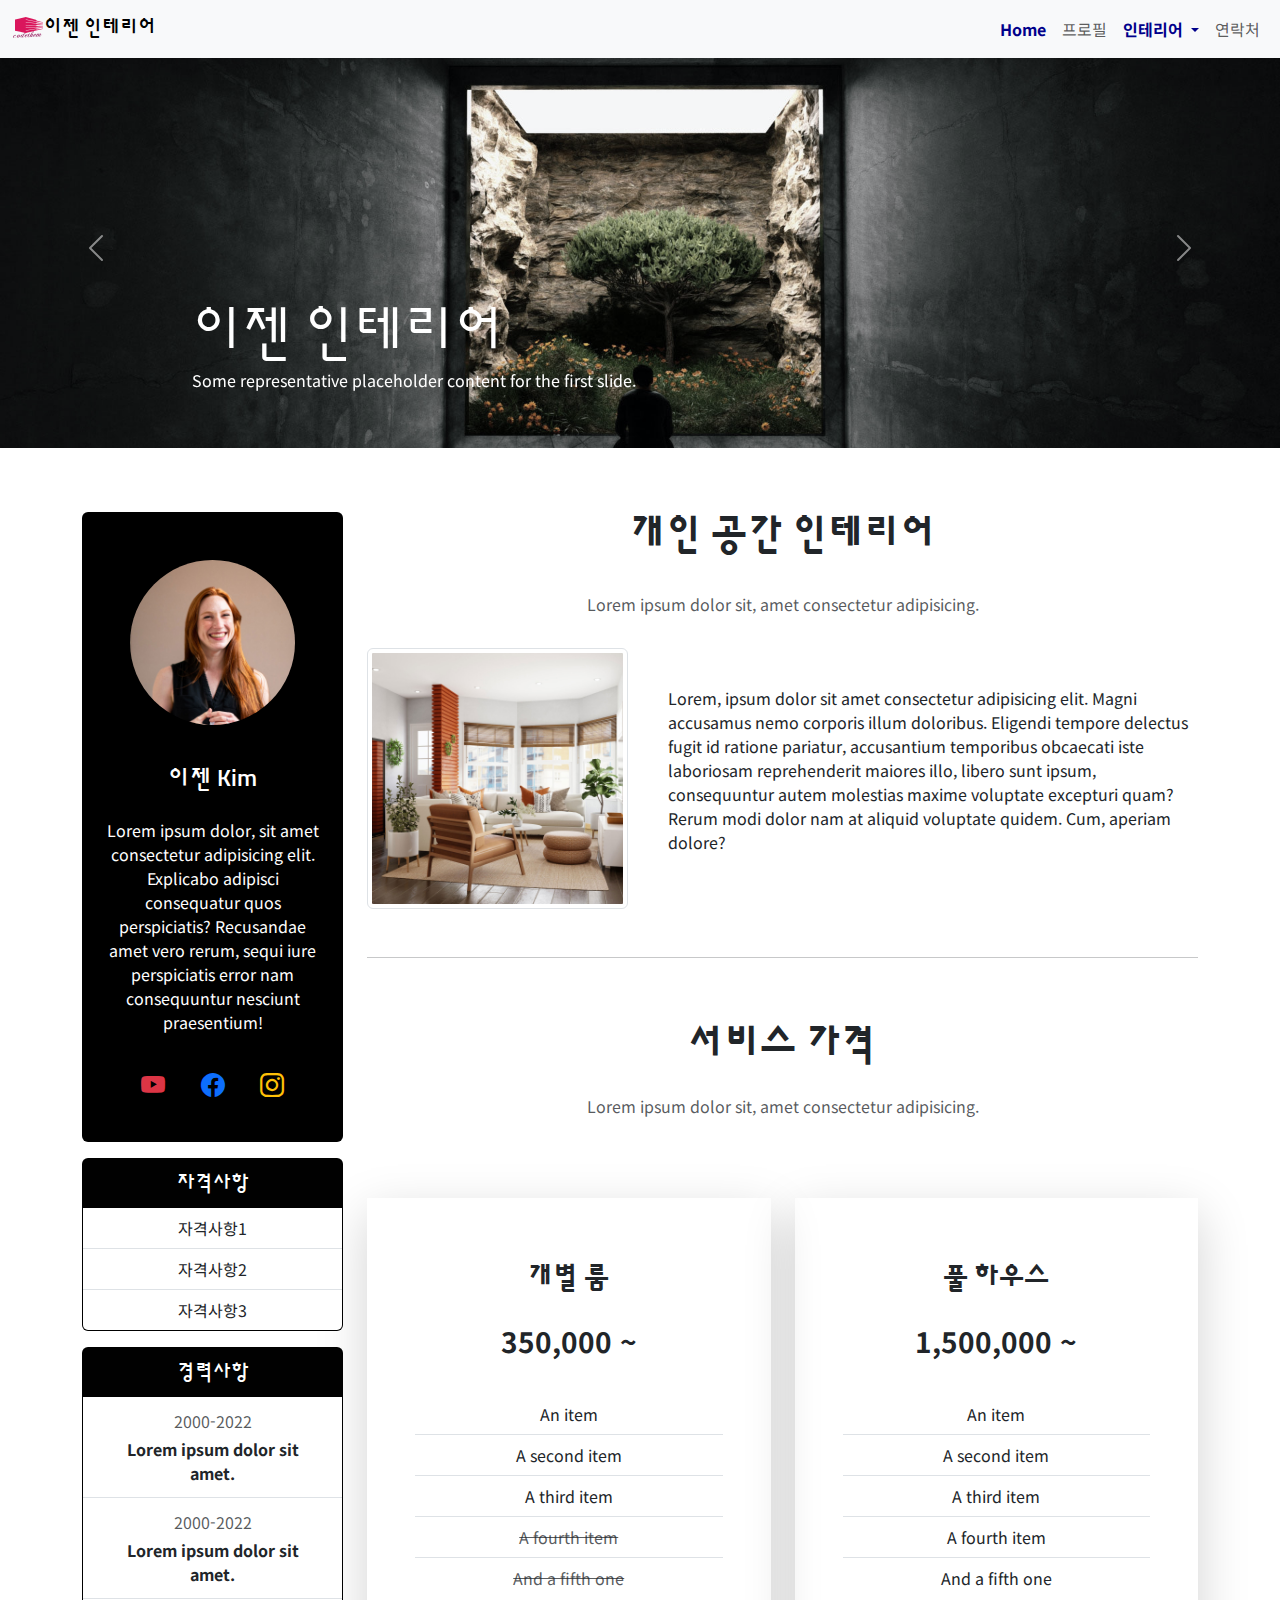
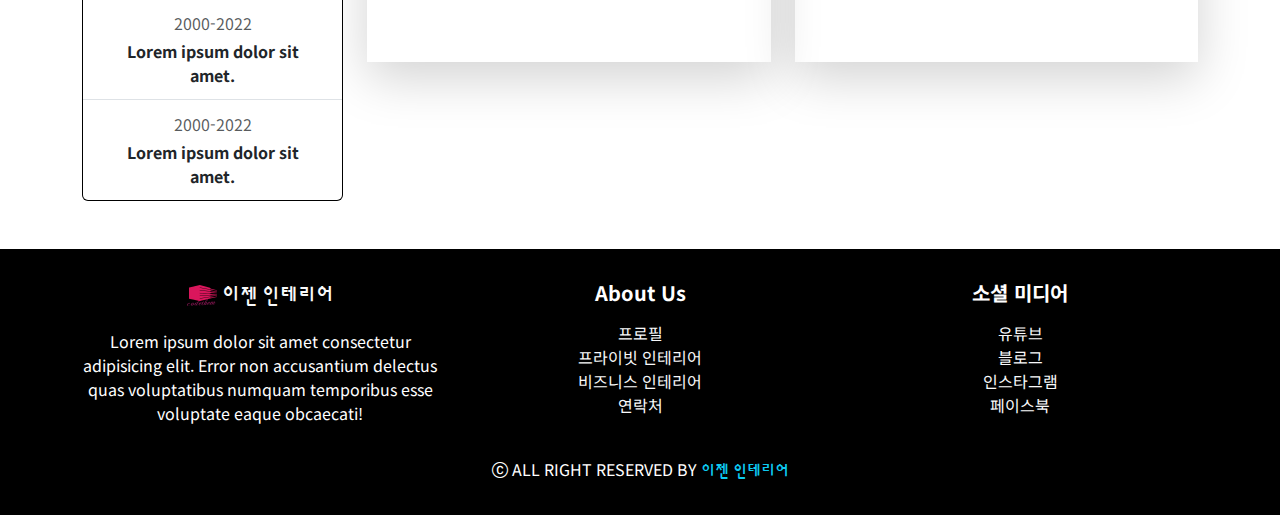
<file: private-interior.html>
<!DOCTYPE html>
<html lang="ko">
  <head>
    <meta charset="UTF-8" />
    <meta name="viewport" content="width=device-width, initial-scale=1.0" />
    <title>이젠 인테리어</title>
    <link rel="stylesheet" href="./css/bootstrap.css" />
    <link
      rel="stylesheet"
      href="https://cdn.jsdelivr.net/npm/bootstrap-icons@1.11.3/font/bootstrap-icons.min.css"
    />
    <link rel="stylesheet" href="./css/style.css" />
  </head>
  <body data-bs-spy="scroll" data-bs-target="#nav-menu">
    <!-- 네비게이션 영역 시작 -->
    <nav class="navbar navbar-expand-md fixed-top bg-light">
      <div class="container-fluid">
        <a class="navbar-brand logo-font" href="index.html"
          ><img src="./images/logo.png" alt="로고" />이젠 인테리어</a
        >
        <button
          class="navbar-toggler"
          type="button"
          data-bs-toggle="collapse"
          data-bs-target="#menubar"
          aria-controls="menubar"
          aria-expanded="false"
          aria-label="Toggle navigation"
        >
          <span class="navbar-toggler-icon"></span>
        </button>
        <div class="collapse navbar-collapse" id="menubar">
          <ul class="navbar-nav ms-auto mb-2 mb-md-0">
            <li class="nav-item">
              <a class="nav-link active" aria-current="page" href="index.html"
                >Home</a
              >
            </li>
            <li class="nav-item">
              <a class="nav-link" href="profile.html">프로필</a>
            </li>
            <li class="nav-item dropdown">
              <a
                class="nav-link dropdown-toggle active"
                aria-current="page"
                href="#"
                role="button"
                data-bs-toggle="dropdown"
                aria-expanded="false"
              >
                인테리어
              </a>
              <ul class="dropdown-menu">
                <li>
                  <a class="dropdown-item" href="private-interior.html"
                    >개인공간</a
                  >
                </li>
                <li>
                  <a
                    class="dropdown-item active"
                    aria-current="page"
                    href="business-interior.html"
                    >비즈니스 공간</a
                  >
                </li>
              </ul>
            </li>
            <li class="nav-item">
              <a class="nav-link" href="contact.html">연락처</a>
            </li>
          </ul>
        </div>
      </div>
    </nav>
    <!-- 네비게이션 영역 끝 -->
    <!-- 헤더영역시작 -->
    <header>
      <div id="headerCarousel" class="mt-5 carousel slide carouser">
        <div class="carousel-inner">
          <div class="carousel-item active">
            <img src="./images/header1.jpg" class="d-block w-100" alt="헤더1" />
            <div class="carousel-caption text-md-start">
              <h1 class="display-4 d-block mb-0">이젠 인테리어</h1>
              <p class="d-none d-sm-block">
                Some representative placeholder content for the first slide.
              </p>
            </div>
          </div>
          <div class="carousel-item">
            <img src="./images/header2.jpg" class="d-block w-100" alt="헤더2" />
            <div class="carousel-caption">
              <h1 class="display-4 d-block mb-0">이젠 인테리어</h1>
              <p class="d-none d-sm-block">
                Some representative placeholder content for the first slide.
              </p>
            </div>
          </div>
          <div class="carousel-item">
            <img src="./images/header3.jpg" class="d-block w-100" alt="헤더3" />
            <div class="carousel-caption">
              <h1 class="display-4 d-block mb-0">이젠 인테리어</h1>
              <p class="d-none d-sm-block">
                Some representative placeholder content for the first slide.
              </p>
            </div>
          </div>
          <div class="carousel-item">
            <img src="./images/header4.jpg" class="d-block w-100" alt="헤더4" />
            <div class="carousel-caption">
              <h1 class="display-4 d-block mb-0">이젠 인테리어</h1>
              <p class="d-none d-sm-block">
                Some representative placeholder content for the first slide.
              </p>
            </div>
          </div>
          <div class="carousel-item">
            <img src="./images/header5.jpg" class="d-block w-100" alt="헤더5" />
            <div class="carousel-caption">
              <h1 class="display-4 d-block mb-0">이젠 인테리어</h1>
              <p class="d-none d-sm-block">
                Some representative placeholder content for the first slide.
              </p>
            </div>
          </div>
        </div>
        <button
          class="carousel-control-prev"
          type="button"
          data-bs-target="#headerCarousel"
          data-bs-slide="prev"
        >
          <span class="carousel-control-prev-icon" aria-hidden="true"></span>
          <span class="visually-hidden">Previous</span>
        </button>
        <button
          class="carousel-control-next"
          type="button"
          data-bs-target="#headerCarousel"
          data-bs-slide="next"
        >
          <span class="carousel-control-next-icon" aria-hidden="true"></span>
          <span class="visually-hidden">Next</span>
        </button>
      </div>
    </header>
    <!-- 헤더 영역 끝-->
    <!-- 메인 섹션 시작 -->
    <main class="container my-5">
      <div class="row">
        <!-- 프로필 바 섹션 시작 -->
        <!-- 프라이빗 인테리어 섹션 시작 -->
        <section class="col-md-5 col-lg-3 order-2 order-md-1">
          <div class="bg-black text-white text-center my-3 p-4 rounded">
            <img
              src="./images/main-profile.jpg"
              alt="프로필 사진"
              class="img-fluid rounded-circle p-4"
            />
            <h2 class="fs-4 py-3">이젠 Kim</h2>
            <p>
              Lorem ipsum dolor, sit amet consectetur adipisicing elit.
              Explicabo adipisci consequatur quos perspiciatis? Recusandae amet
              vero rerum, sequi iure perspiciatis error nam consequuntur
              nesciunt praesentium!
            </p>
            <div class="d-flex justify-content-evenly fs-4 py-3">
              <a
                href="https://youtube.com/shorts/x7OCXuoVasQ?si=nH2ptzZfIBeHtt59"
                target="_blank"
                class="link-danger"
                aria-label="유튜브"
                ><i class="bi bi-youtube"></i
              ></a>
              <a href="#" aria-label="페이스북"
                ><i class="bi bi-facebook"></i
              ></a>
              <a href="#" class="link-warning" aria-label="인스타그램"
                ><i class="bi bi-instagram"></i
              ></a>
            </div>
          </div>
          <div class="card bg-black text-white text-center">
            <div class="card-header">
              <h3 class="fs-5 m-1">자격사항</h3>
            </div>
            <ul class="list-group list-group-flush">
              <li class="list-group-item">자격사항1</li>
              <li class="list-group-item">자격사항2</li>
              <li class="list-group-item">자격사항3</li>
            </ul>
          </div>
          <div class="card mt-3 bg-black text-white text-center">
            <div class="card-header">
              <h3 class="fs-5 m-1">경력사항</h3>
            </div>
            <ul class="list-group list-group-flush">
              <li class="list-group-item">
                <p class="text-muted m-1">2000-2022</p>
                <p class="m-1 fw-bold">Lorem ipsum dolor sit amet.</p>
              </li>
              <li class="list-group-item">
                <p class="text-muted m-1">2000-2022</p>
                <p class="m-1 fw-bold">Lorem ipsum dolor sit amet.</p>
              </li>
              <li class="list-group-item">
                <p class="text-muted m-1">2000-2022</p>
                <p class="m-1 fw-bold">Lorem ipsum dolor sit amet.</p>
              </li>
              <li class="list-group-item">
                <p class="text-muted m-1">2000-2022</p>
                <p class="m-1 fw-bold">Lorem ipsum dolor sit amet.</p>
              </li>
            </ul>
          </div>
        </section>

        <!-- 포트폴리오 섹션 -->
        <div class="col-md-7 col-lg-9 order-1 order-md-2">
          <section class="py-3 text-center">
            <h2 class="fs-1 fw-bold pb-4">개인 공간 인테리어</h2>
            <p class="text-muted">
              Lorem ipsum dolor sit, amet consectetur adipisicing.
            </p>
            <div class="row align-items-center">
              <div class="col-lg-6 col-xl-4 py-3">
                <img
                  src="./images/private.jpg"
                  alt="개인공간 인테리어"
                  class="img-fluid img-thumbnail"
                />
              </div>
              <div class="col-lg-6 col-xl-8 py-3">
                <p class="ms-lg-3 text-lg-start">
                  Lorem, ipsum dolor sit amet consectetur adipisicing elit.
                  Magni accusamus nemo corporis illum doloribus. Eligendi
                  tempore delectus fugit id ratione pariatur, accusantium
                  temporibus obcaecati iste laboriosam reprehenderit maiores
                  illo, libero sunt ipsum, consequuntur autem molestias maxime
                  voluptate excepturi quam? Rerum modi dolor nam at aliquid
                  voluptate quidem. Cum, aperiam dolore?
                </p>
              </div>
            </div>
          </section>
          <!--  -->
          <hr />
          <!--  -->
          <section class="text-center">
            <div class="pt-5 pb-3">
              <h2 class="fs-1 fw-bold pb-3">서비스 가격</h2>
              <p class="text-muted">
                Lorem ipsum dolor sit, amet consectetur adipisicing.
              </p>
            </div>
            <div class="row py-5">
              <div class="col-lg-6 mb-5">
                <div class="shadow-lg p-5">
                  <h3 class="fw-bold py-3">개별 룸</h3>
                  <p class="fs-3 fw-bold">350,000 ~</p>

                  <ul class="list-group list-group-flush py-3">
                    <li class="list-group-item">An item</li>
                    <li class="list-group-item">A second item</li>
                    <li class="list-group-item">A third item</li>
                    <li
                      class="list-group-item text-muted text-decoration-line-through"
                    >
                      A fourth item
                    </li>
                    <li
                      class="list-group-item text-muted text-decoration-line-through"
                    >
                      And a fifth one
                    </li>
                  </ul>
                </div>
              </div>
              <div class="col-lg-6 mb-5">
                <div class="shadow-lg p-5">
                  <h3 class="fw-bold py-3">풀 하우스</h3>
                  <p class="fs-3 fw-bold">1,500,000 ~</p>

                  <ul class="list-group list-group-flush py-3">
                    <li class="list-group-item">An item</li>
                    <li class="list-group-item">A second item</li>
                    <li class="list-group-item">A third item</li>
                    <li class="list-group-item">A fourth item</li>
                    <li class="list-group-item">And a fifth one</li>
                  </ul>
                </div>
              </div>
            </div>
          </section>
          <!-- 포트폴리오 섹션 끝 -->
        </div>
        <!--  -->
      </div>
    </main>
    <!-- 메인 섹션 끝 -->
    <!-- 풋터 시작 -->
    <footer class="bg-black text-white text-center py-3">
      <div class="container">
        <div class="row">
          <div class="col-md-4">
            <a
              href="index.html"
              class="logo-font link-light text-decoration-none fs-5"
            >
              <img src="./images/logo.png" alt="로고" class="my-3" />
              이젠 인테리어
            </a>
            <p>
              Lorem ipsum dolor sit amet consectetur adipisicing elit. Error non
              accusantium delectus quas voluptatibus numquam temporibus esse
              voluptate eaque obcaecati!
            </p>
          </div>
          <div class="col-md-4">
            <h5 class="fw-bold my-3">About Us</h5>
            <ul class="list-unstyled">
              <li>
                <a href="profile.html" class="link-light text-decoration-none"
                  >프로필</a
                >
              </li>
              <li>
                <a
                  href="private-interior.html"
                  class="link-light text-decoration-none"
                  >프라이빗 인테리어</a
                >
              </li>
              <li>
                <a
                  href="business-interior.html"
                  class="link-light text-decoration-none"
                  >비즈니스 인테리어</a
                >
              </li>
              <li>
                <a href="contact.html" class="link-light text-decoration-none"
                  >연락처</a
                >
              </li>
            </ul>
          </div>
          <div class="col-md-4">
            <h5 class="fw-bold my-3">소셜 미디어</h5>
            <ul class="list-unstyled">
              <li>
                <a href="#" class="link-light text-decoration-none">유튜브</a>
              </li>
              <li>
                <a href="#" class="link-light text-decoration-none">블로그</a>
              </li>
              <li>
                <a href="#" class="link-light text-decoration-none"
                  >인스타그램</a
                >
              </li>
              <li>
                <a href="#" class="link-light text-decoration-none">페이스북</a>
              </li>
            </ul>
          </div>
          <p class="my-3">
            <i class="bi bi-c-circle"></i> ALL RIGHT RESERVED BY
            <span class="logo-font text-info">이젠 인테리어</span>
          </p>
        </div>
      </div>
    </footer>
    <!-- 풋터 끝 -->
    <script src="./js/bootstrap.bundle.js"></script>
  </body>
</html>
</file>
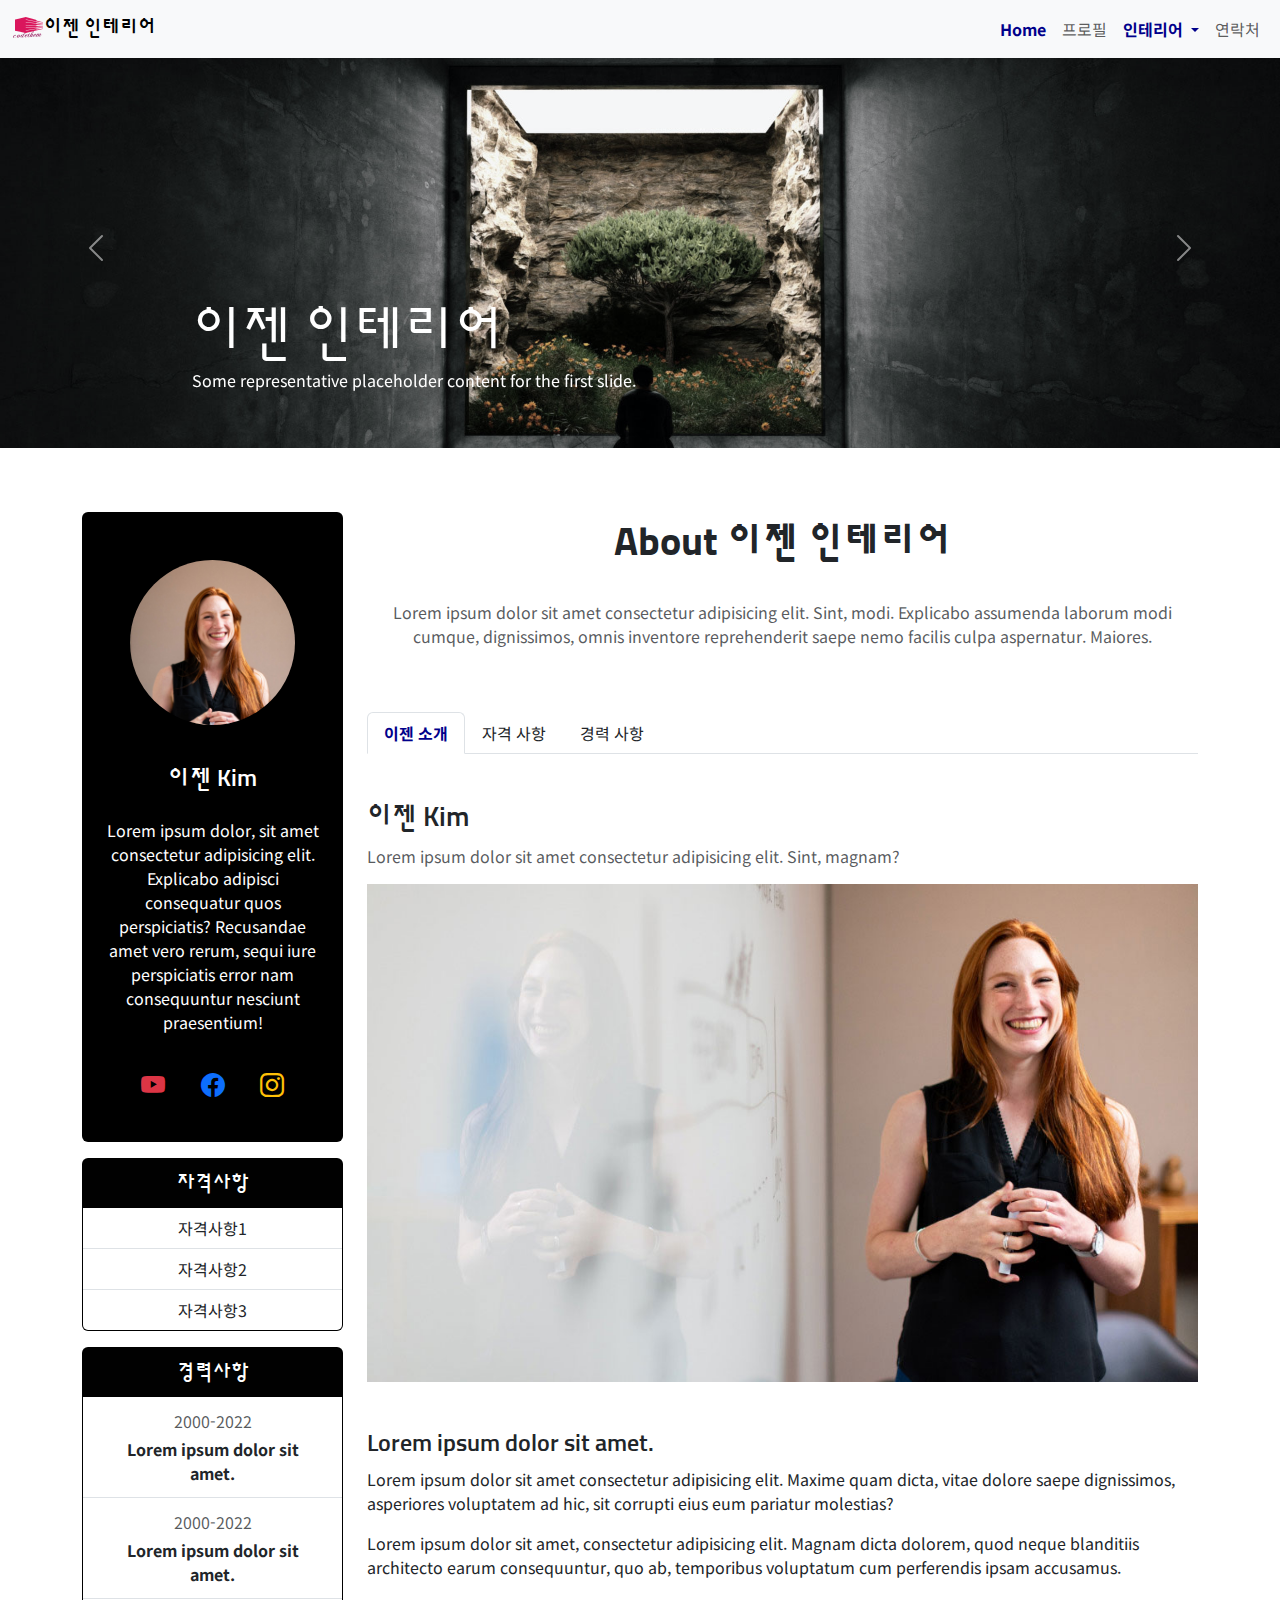
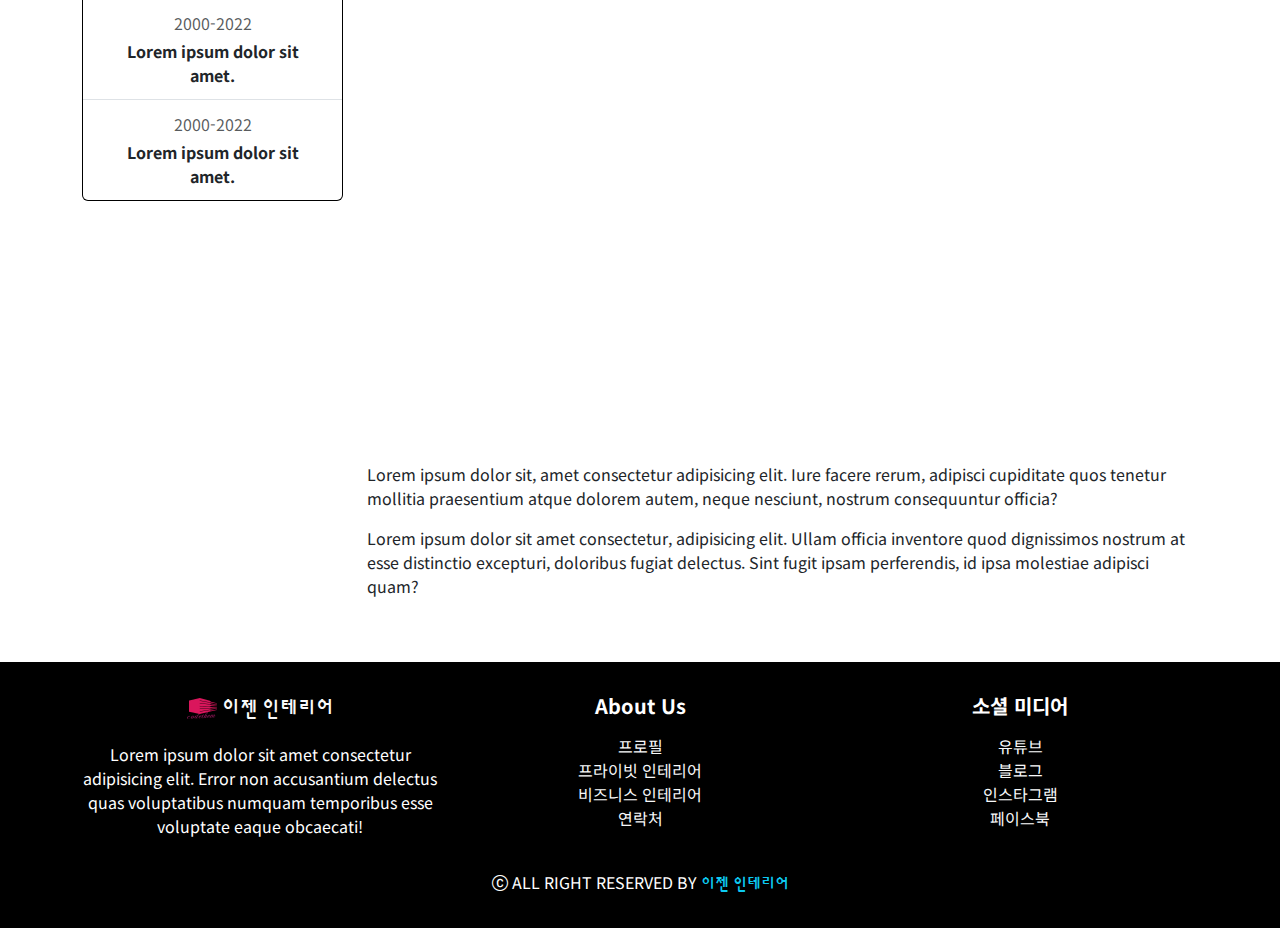
<file: profile.html>
<!DOCTYPE html>
<html lang="ko">
  <head>
    <meta charset="UTF-8" />
    <meta name="viewport" content="width=device-width, initial-scale=1.0" />
    <title>이젠 인테리어</title>
    <link rel="stylesheet" href="./css/bootstrap.css" />
    <link
      rel="stylesheet"
      href="https://cdn.jsdelivr.net/npm/bootstrap-icons@1.11.3/font/bootstrap-icons.min.css"
    />
    <link rel="stylesheet" href="./css/style.css" />
  </head>
  <body data-bs-spy="scroll" data-bs-target="#nav-menu">
    <!-- 네비게이션 영역 시작 -->
    <nav class="navbar navbar-expand-md fixed-top bg-light">
      <div class="container-fluid">
        <a class="navbar-brand logo-font" href="index.html"
          ><img src="./images/logo.png" alt="로고" />이젠 인테리어</a
        >
        <button
          class="navbar-toggler"
          type="button"
          data-bs-toggle="collapse"
          data-bs-target="#menubar"
          aria-controls="menubar"
          aria-expanded="false"
          aria-label="Toggle navigation"
        >
          <span class="navbar-toggler-icon"></span>
        </button>
        <div class="collapse navbar-collapse" id="menubar">
          <ul class="navbar-nav ms-auto mb-2 mb-md-0">
            <li class="nav-item">
              <a class="nav-link active" aria-current="page" href="index.html"
                >Home</a
              >
            </li>
            <li class="nav-item">
              <a class="nav-link" href="profile.html">프로필</a>
            </li>
            <li class="nav-item dropdown">
              <a
                class="nav-link dropdown-toggle active"
                aria-current="page"
                href="#"
                role="button"
                data-bs-toggle="dropdown"
                aria-expanded="false"
              >
                인테리어
              </a>
              <ul class="dropdown-menu">
                <li>
                  <a class="dropdown-item" href="private-interior.html"
                    >개인공간</a
                  >
                </li>
                <li>
                  <a
                    class="dropdown-item active"
                    aria-current="page"
                    href="business-interior.html"
                    >비즈니스 공간</a
                  >
                </li>
              </ul>
            </li>
            <li class="nav-item">
              <a class="nav-link" href="contact.html">연락처</a>
            </li>
          </ul>
        </div>
      </div>
    </nav>
    <!-- 네비게이션 영역 끝 -->
    <!-- 헤더영역시작 -->
    <header>
      <div id="headerCarousel" class="mt-5 carousel slide carouser">
        <div class="carousel-inner">
          <div class="carousel-item active">
            <img src="./images/header1.jpg" class="d-block w-100" alt="헤더1" />
            <div class="carousel-caption text-md-start">
              <h1 class="display-4 d-block mb-0">이젠 인테리어</h1>
              <p class="d-none d-sm-block">
                Some representative placeholder content for the first slide.
              </p>
            </div>
          </div>
          <div class="carousel-item">
            <img src="./images/header2.jpg" class="d-block w-100" alt="헤더2" />
            <div class="carousel-caption">
              <h1 class="display-4 d-block mb-0">이젠 인테리어</h1>
              <p class="d-none d-sm-block">
                Some representative placeholder content for the first slide.
              </p>
            </div>
          </div>
          <div class="carousel-item">
            <img src="./images/header3.jpg" class="d-block w-100" alt="헤더3" />
            <div class="carousel-caption">
              <h1 class="display-4 d-block mb-0">이젠 인테리어</h1>
              <p class="d-none d-sm-block">
                Some representative placeholder content for the first slide.
              </p>
            </div>
          </div>
          <div class="carousel-item">
            <img src="./images/header4.jpg" class="d-block w-100" alt="헤더4" />
            <div class="carousel-caption">
              <h1 class="display-4 d-block mb-0">이젠 인테리어</h1>
              <p class="d-none d-sm-block">
                Some representative placeholder content for the first slide.
              </p>
            </div>
          </div>
          <div class="carousel-item">
            <img src="./images/header5.jpg" class="d-block w-100" alt="헤더5" />
            <div class="carousel-caption">
              <h1 class="display-4 d-block mb-0">이젠 인테리어</h1>
              <p class="d-none d-sm-block">
                Some representative placeholder content for the first slide.
              </p>
            </div>
          </div>
        </div>
        <button
          class="carousel-control-prev"
          type="button"
          data-bs-target="#headerCarousel"
          data-bs-slide="prev"
        >
          <span class="carousel-control-prev-icon" aria-hidden="true"></span>
          <span class="visually-hidden">Previous</span>
        </button>
        <button
          class="carousel-control-next"
          type="button"
          data-bs-target="#headerCarousel"
          data-bs-slide="next"
        >
          <span class="carousel-control-next-icon" aria-hidden="true"></span>
          <span class="visually-hidden">Next</span>
        </button>
      </div>
    </header>
    <!-- 헤더 영역 끝-->
    <!-- 메인 섹션 시작 -->
    <main class="container my-5">
      <div class="row">
        <!-- 프로필 바 섹션 -->
        <section class="col-md-5 col-lg-3">
          <div class="bg-black text-white text-center my-3 p-4 rounded">
            <img
              src="./images/main-profile.jpg"
              alt="프로필 사진"
              class="img-fluid rounded-circle p-4"
            />
            <h2 class="fs-4 py-3">이젠 Kim</h2>
            <p>
              Lorem ipsum dolor, sit amet consectetur adipisicing elit.
              Explicabo adipisci consequatur quos perspiciatis? Recusandae amet
              vero rerum, sequi iure perspiciatis error nam consequuntur
              nesciunt praesentium!
            </p>
            <div class="d-flex justify-content-evenly fs-4 py-3">
              <a
                href="https://youtube.com/shorts/x7OCXuoVasQ?si=nH2ptzZfIBeHtt59"
                target="_blank"
                class="link-danger"
                aria-label="유튜브"
                ><i class="bi bi-youtube"></i
              ></a>
              <a href="#" aria-label="페이스북"
                ><i class="bi bi-facebook"></i
              ></a>
              <a href="#" class="link-warning" aria-label="인스타그램"
                ><i class="bi bi-instagram"></i
              ></a>
            </div>
          </div>
          <div class="card bg-black text-white text-center">
            <div class="card-header">
              <h3 class="fs-5 m-1">자격사항</h3>
            </div>
            <ul class="list-group list-group-flush">
              <li class="list-group-item">자격사항1</li>
              <li class="list-group-item">자격사항2</li>
              <li class="list-group-item">자격사항3</li>
            </ul>
          </div>
          <div class="card mt-3 bg-black text-white text-center">
            <div class="card-header">
              <h3 class="fs-5 m-1">경력사항</h3>
            </div>
            <ul class="list-group list-group-flush">
              <li class="list-group-item">
                <p class="text-muted m-1">2000-2022</p>
                <p class="m-1 fw-bold">Lorem ipsum dolor sit amet.</p>
              </li>
              <li class="list-group-item">
                <p class="text-muted m-1">2000-2022</p>
                <p class="m-1 fw-bold">Lorem ipsum dolor sit amet.</p>
              </li>
              <li class="list-group-item">
                <p class="text-muted m-1">2000-2022</p>
                <p class="m-1 fw-bold">Lorem ipsum dolor sit amet.</p>
              </li>
              <li class="list-group-item">
                <p class="text-muted m-1">2000-2022</p>
                <p class="m-1 fw-bold">Lorem ipsum dolor sit amet.</p>
              </li>
            </ul>
          </div>
        </section>
        <!-- 프로필 바 섹션 끝 -->
        <!-- 포트폴리오 섹션 -->
        <section class="col-md-7 col-lg-9">
          <div class="text-center pb-5">
            <h2 class="fs-1 fw-bold py-4">About 이젠 인테리어</h2>
            <p class="text-muted">
              Lorem ipsum dolor sit amet consectetur adipisicing elit. Sint,
              modi. Explicabo assumenda laborum modi cumque, dignissimos, omnis
              inventore reprehenderit saepe nemo facilis culpa aspernatur.
              Maiores.
            </p>
          </div>
          <!-- 탭 -->

          <div class="nav nav-tabs" role="tablist">
            <button
              class="nav-link active link-dark"
              id="aboutme-tab"
              data-bs-toggle="tab"
              data-bs-target="#aboutme"
              type="button"
              role="tab"
              aria-controls="aboutme"
              aria-selected="true"
            >
              이젠 소개
            </button>
            <button
              class="nav-link link-dark"
              id="certificate-tab"
              data-bs-toggle="tab"
              data-bs-target="#certificate"
              type="button"
              role="tab"
              aria-controls="certificate"
              aria-selected="false"
            >
              자격 사항
            </button>
            <button
              class="nav-link link-dark"
              id="experiences-tab"
              data-bs-toggle="tab"
              data-bs-target="#experiences"
              type="button"
              role="tab"
              aria-controls="experiences"
              aria-selected="false"
            >
              경력 사항
            </button>
          </div>

          <div class="tab-content">
            <div
              class="tab-pane fade show active"
              id="aboutme"
              role="tabpanel"
              aria-labelledby="aboutme-tab"
              tabindex="0"
            >
              <h3 class="mt-5">이젠 Kim</h3>
              <p class="text-muted">
                Lorem ipsum dolor sit amet consectetur adipisicing elit. Sint,
                magnam?
              </p>
              <img
                src="./images/profile-tab1.jpg"
                alt="탭 사진"
                class="img-fluid"
              />
              <h4 class="mt-5">Lorem ipsum dolor sit amet.</h4>
              <p>
                Lorem ipsum dolor sit amet consectetur adipisicing elit. Maxime
                quam dicta, vitae dolore saepe dignissimos, asperiores
                voluptatem ad hic, sit corrupti eius eum pariatur molestias?
              </p>
              <p>
                Lorem ipsum dolor sit amet, consectetur adipisicing elit. Magnam
                dicta dolorem, quod neque blanditiis architecto earum
                consequuntur, quo ab, temporibus voluptatum cum perferendis
                ipsam accusamus.
              </p>
              <div class="ratio ratio-16x9">
                <iframe
                  src="https://youtu.be/9P-CExwT5lQ?si=CD9sSmnrnuMEl-Hg"
                  title="YouTube video player"
                  frameborder="0"
                  allow="accelerometer; clipboard-write; encrypted-media; qyroscope; picture-in-picture; web-share"
                  allowfullscreen
                ></iframe>
              </div>

              <p>
                Lorem ipsum dolor sit, amet consectetur adipisicing elit. Iure
                facere rerum, adipisci cupiditate quos tenetur mollitia
                praesentium atque dolorem autem, neque nesciunt, nostrum
                consequuntur officia?
              </p>
              <p>
                Lorem ipsum dolor sit amet consectetur, adipisicing elit. Ullam
                officia inventore quod dignissimos nostrum at esse distinctio
                excepturi, doloribus fugiat delectus. Sint fugit ipsam
                perferendis, id ipsa molestiae adipisci quam?
              </p>
            </div>
            <div
              class="tab-pane fade"
              id="certificate"
              role="tabpanel"
              aria-labelledby="certificate-tab"
              tabindex="0"
            >
              <div class="m-5">
                <div class="d-flex align-items-center py-3">
                  <img
                    src="./images/certificate1.jpg"
                    alt="자격사항"
                    class="rounded-5"
                  />
                  <div class="ms-3">
                    <h3 class="fw-bold">어워드 1</h3>
                    <p class="text-muted">Lorem ipsum dolor sit amet.</p>
                  </div>
                </div>
                <p>
                  Lorem ipsum dolor sit amet consectetur adipisicing elit.
                  Asperiores nam autem voluptatem a saepe. Ipsam, non? Molestiae
                  assumenda dolore et ipsam sed tempora repudiandae quam.
                </p>
              </div>
              <div class="m-5">
                <div class="d-flex align-items-center py-3">
                  <img
                    src="./images/certificate2.jpg"
                    alt="자격사항"
                    class="rounded-5"
                  />
                  <div class="ms-3">
                    <h3 class="fw-bold">어워드 2</h3>
                    <p class="text-muted">Lorem ipsum dolor sit amet.</p>
                  </div>
                </div>
                <p>
                  Lorem ipsum dolor sit amet consectetur adipisicing elit.
                  Asperiores nam autem voluptatem a saepe. Ipsam, non? Molestiae
                  assumenda dolore et ipsam sed tempora repudiandae quam.
                </p>
              </div>
              <div class="m-5">
                <div class="d-flex align-items-center py-3">
                  <img
                    src="./images/certificate3.jpg"
                    alt="자격사항"
                    class="rounded-5"
                  />
                  <div class="ms-3">
                    <h3 class="fw-bold">자격증 1</h3>
                    <p class="text-muted">Lorem ipsum dolor sit amet.</p>
                  </div>
                </div>
                <p>
                  Lorem ipsum dolor sit amet consectetur adipisicing elit.
                  Asperiores nam autem voluptatem a saepe. Ipsam, non? Molestiae
                  assumenda dolore et ipsam sed tempora repudiandae quam.
                </p>
              </div>
              <div class="m-5">
                <div class="d-flex align-items-center py-3">
                  <img
                    src="./images/certificate4.jpg"
                    alt="자격사항"
                    class="rounded-5"
                  />
                  <div class="ms-3">
                    <h3 class="fw-bold">자격증 2</h3>
                    <p class="text-muted">Lorem ipsum dolor sit amet.</p>
                  </div>
                </div>
                <p>
                  Lorem ipsum dolor sit amet consectetur adipisicing elit.
                  Asperiores nam autem voluptatem a saepe. Ipsam, non? Molestiae
                  assumenda dolore et ipsam sed tempora repudiandae quam.
                </p>
              </div>
            </div>
            <div
              class="tab-pane fade"
              id="experiences"
              role="tabpanel"
              aria-labelledby="experiences-tab"
              tabindex="0"
            >
              <div class="m-5 border-bottom">
                <h3>이젠 인테리어</h3>
                <p class="text-muted">2000-2022</p>
                <p>
                  Lorem ipsum dolor sit amet consectetur adipisicing elit. Illo
                  enim debitis voluptas praesentium, commodi iste!
                </p>
              </div>
              <div class="m-5 border-bottom">
                <h3>이젠 인테리어 X</h3>
                <p class="text-muted">2000-2022</p>
                <p>
                  Lorem ipsum dolor sit amet consectetur adipisicing elit.
                  Saepe, labore ipsam tempora blanditiis eligendi laborum?
                </p>
              </div>
              <div class="m-5 border-bottom">
                <h3>이젠 인테리어 A</h3>
                <p class="text-muted">2000-2022</p>
                <p>
                  Lorem ipsum dolor sit amet consectetur adipisicing elit.
                  Saepe, labore ipsam tempora blanditiis eligendi laborum?
                </p>
              </div>
            </div>
          </div>
        </section>
        <!-- 포트폴리오 섹션 끝 -->
      </div>
    </main>
    <!-- 메인 섹션 끝 -->
    <!-- 풋터 시작 -->
    <footer class="bg-black text-white text-center py-3">
      <div class="container">
        <div class="row">
          <div class="col-md-4">
            <a
              href="index.html"
              class="logo-font link-light text-decoration-none fs-5"
            >
              <img src="./images/logo.png" alt="로고" class="my-3" />
              이젠 인테리어
            </a>
            <p>
              Lorem ipsum dolor sit amet consectetur adipisicing elit. Error non
              accusantium delectus quas voluptatibus numquam temporibus esse
              voluptate eaque obcaecati!
            </p>
          </div>
          <div class="col-md-4">
            <h5 class="fw-bold my-3">About Us</h5>
            <ul class="list-unstyled">
              <li>
                <a href="profile.html" class="link-light text-decoration-none"
                  >프로필</a
                >
              </li>
              <li>
                <a
                  href="private-interior.html"
                  class="link-light text-decoration-none"
                  >프라이빗 인테리어</a
                >
              </li>
              <li>
                <a
                  href="business-interior.html"
                  class="link-light text-decoration-none"
                  >비즈니스 인테리어</a
                >
              </li>
              <li>
                <a href="contact.html" class="link-light text-decoration-none"
                  >연락처</a
                >
              </li>
            </ul>
          </div>
          <div class="col-md-4">
            <h5 class="fw-bold my-3">소셜 미디어</h5>
            <ul class="list-unstyled">
              <li>
                <a href="#" class="link-light text-decoration-none">유튜브</a>
              </li>
              <li>
                <a href="#" class="link-light text-decoration-none">블로그</a>
              </li>
              <li>
                <a href="#" class="link-light text-decoration-none"
                  >인스타그램</a
                >
              </li>
              <li>
                <a href="#" class="link-light text-decoration-none">페이스북</a>
              </li>
            </ul>
          </div>
          <p class="my-3">
            <i class="bi bi-c-circle"></i> ALL RIGHT RESERVED BY
            <span class="logo-font text-info">이젠 인테리어</span>
          </p>
        </div>
      </div>
    </footer>
    <!-- 풋터 끝 -->
    <script src="./js/bootstrap.bundle.js"></script>
  </body>
</html>
</file>
<file: css/style.css>
@charset "utf-8";
@import url("https://fonts.googleapis.com/css2?family=Noto+Sans+KR:wght@100..900&family=Sunflower:wght@300&display=swap");

#headerCarousel img {
  filter: grayscale(50%);
}

#headerCarousel:hover img {
  filter: grayscale(0%);
}

.nav-link.active,
.nav-link:hover {
  color: darkblue !important;
  font-weight: bold;
}

body {
  font-family: "Noto Sans KR", sans-serif;
}

h1,
h2,
h3,
h4,
.logo-font {
  font-family: "Sunflower", sans-serif;
}

.card-img-top {
  transition: transform 0.7s;
  cursor: pointer;
}

.card-img-top:hover {
  transform: scale(1.1);
}

#banner {
  background-image: url(../images/card-banner.jpg);
  background-size: cover;
  background-position: center top;
  background-attachment: fixed;
}
</file>
